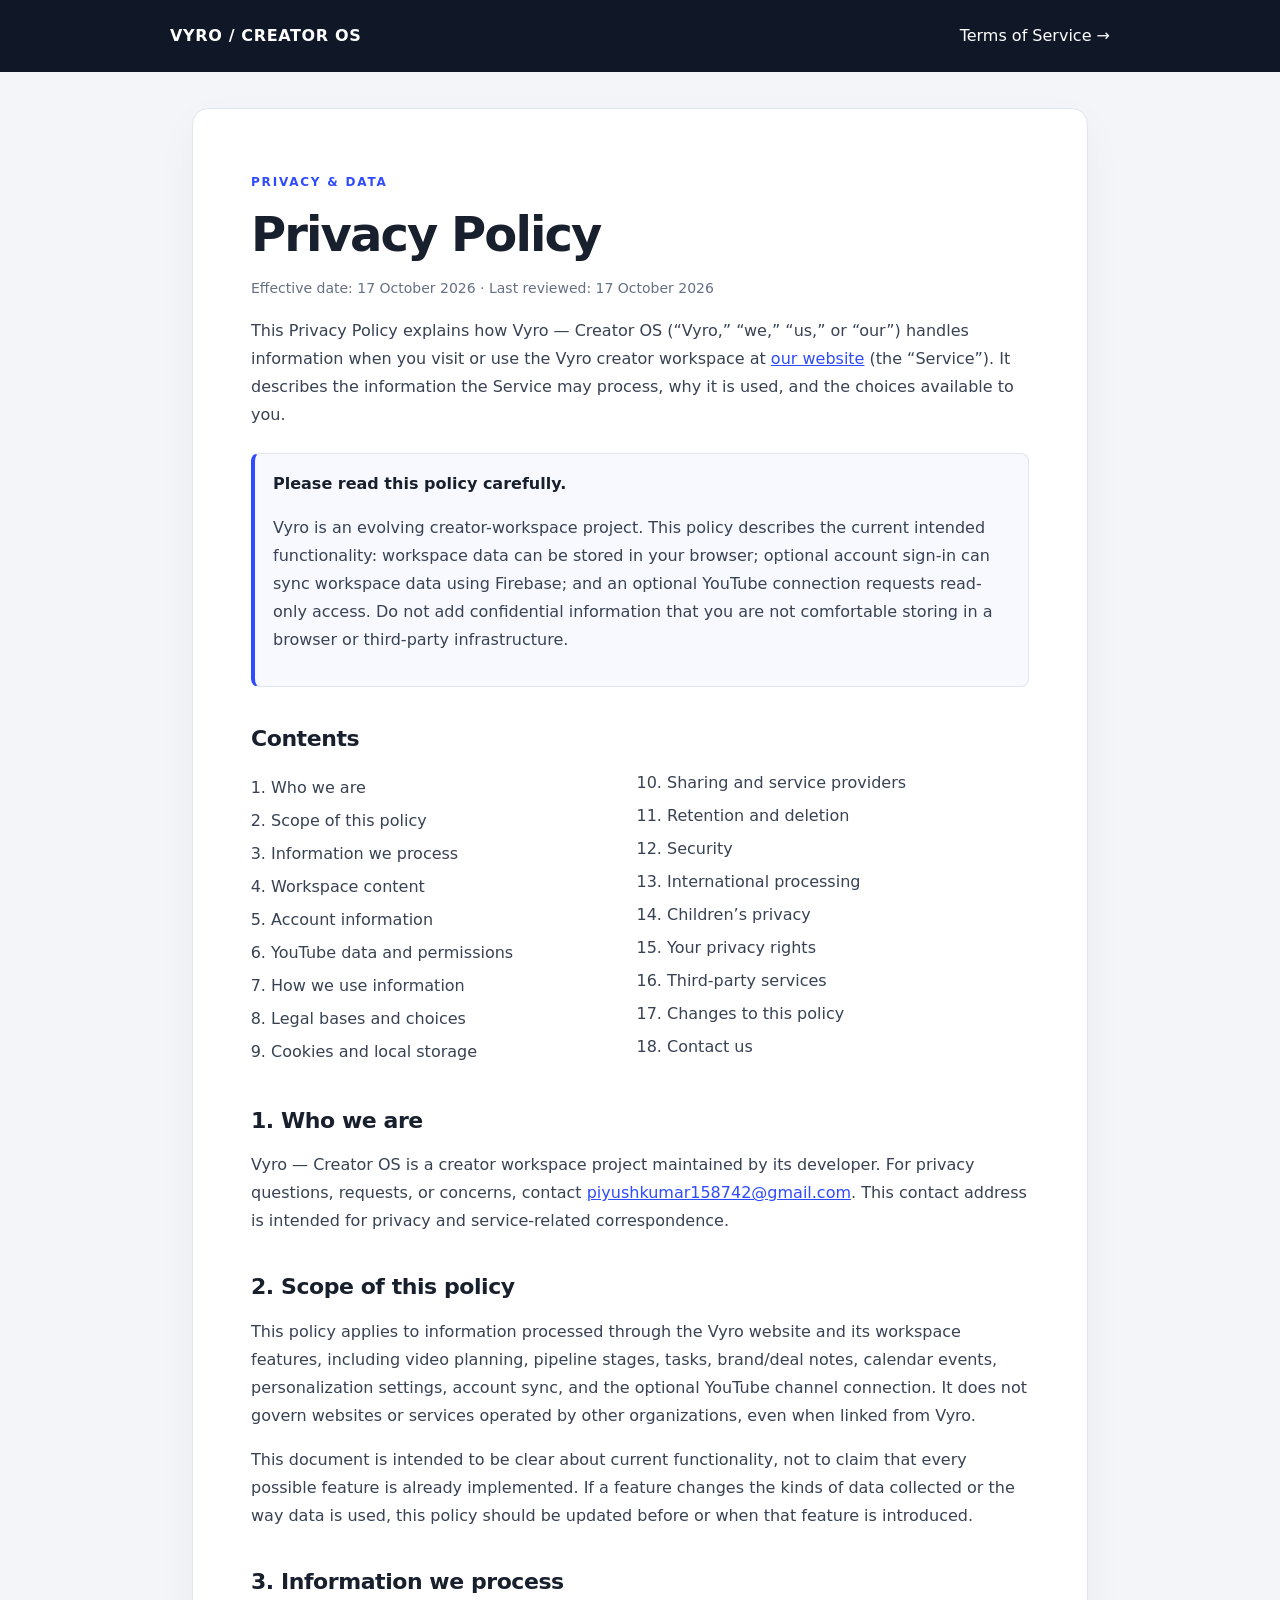
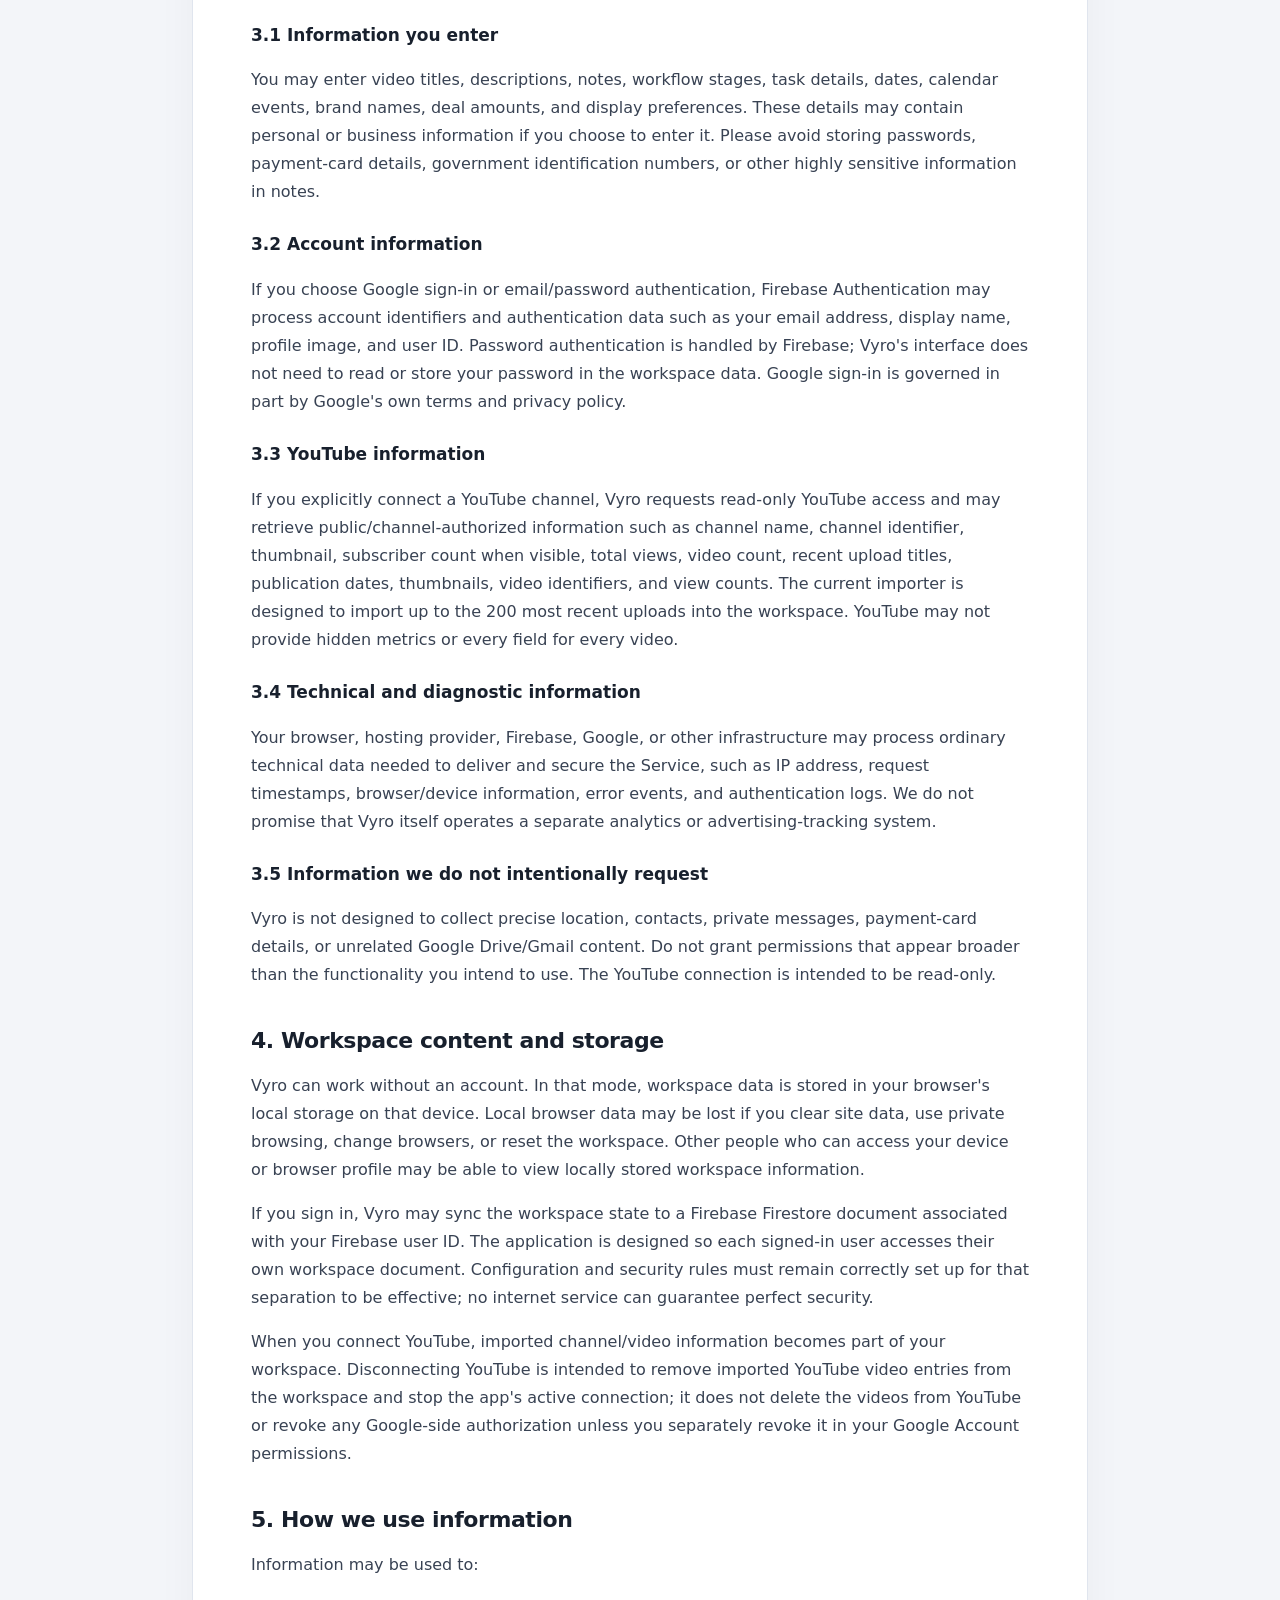
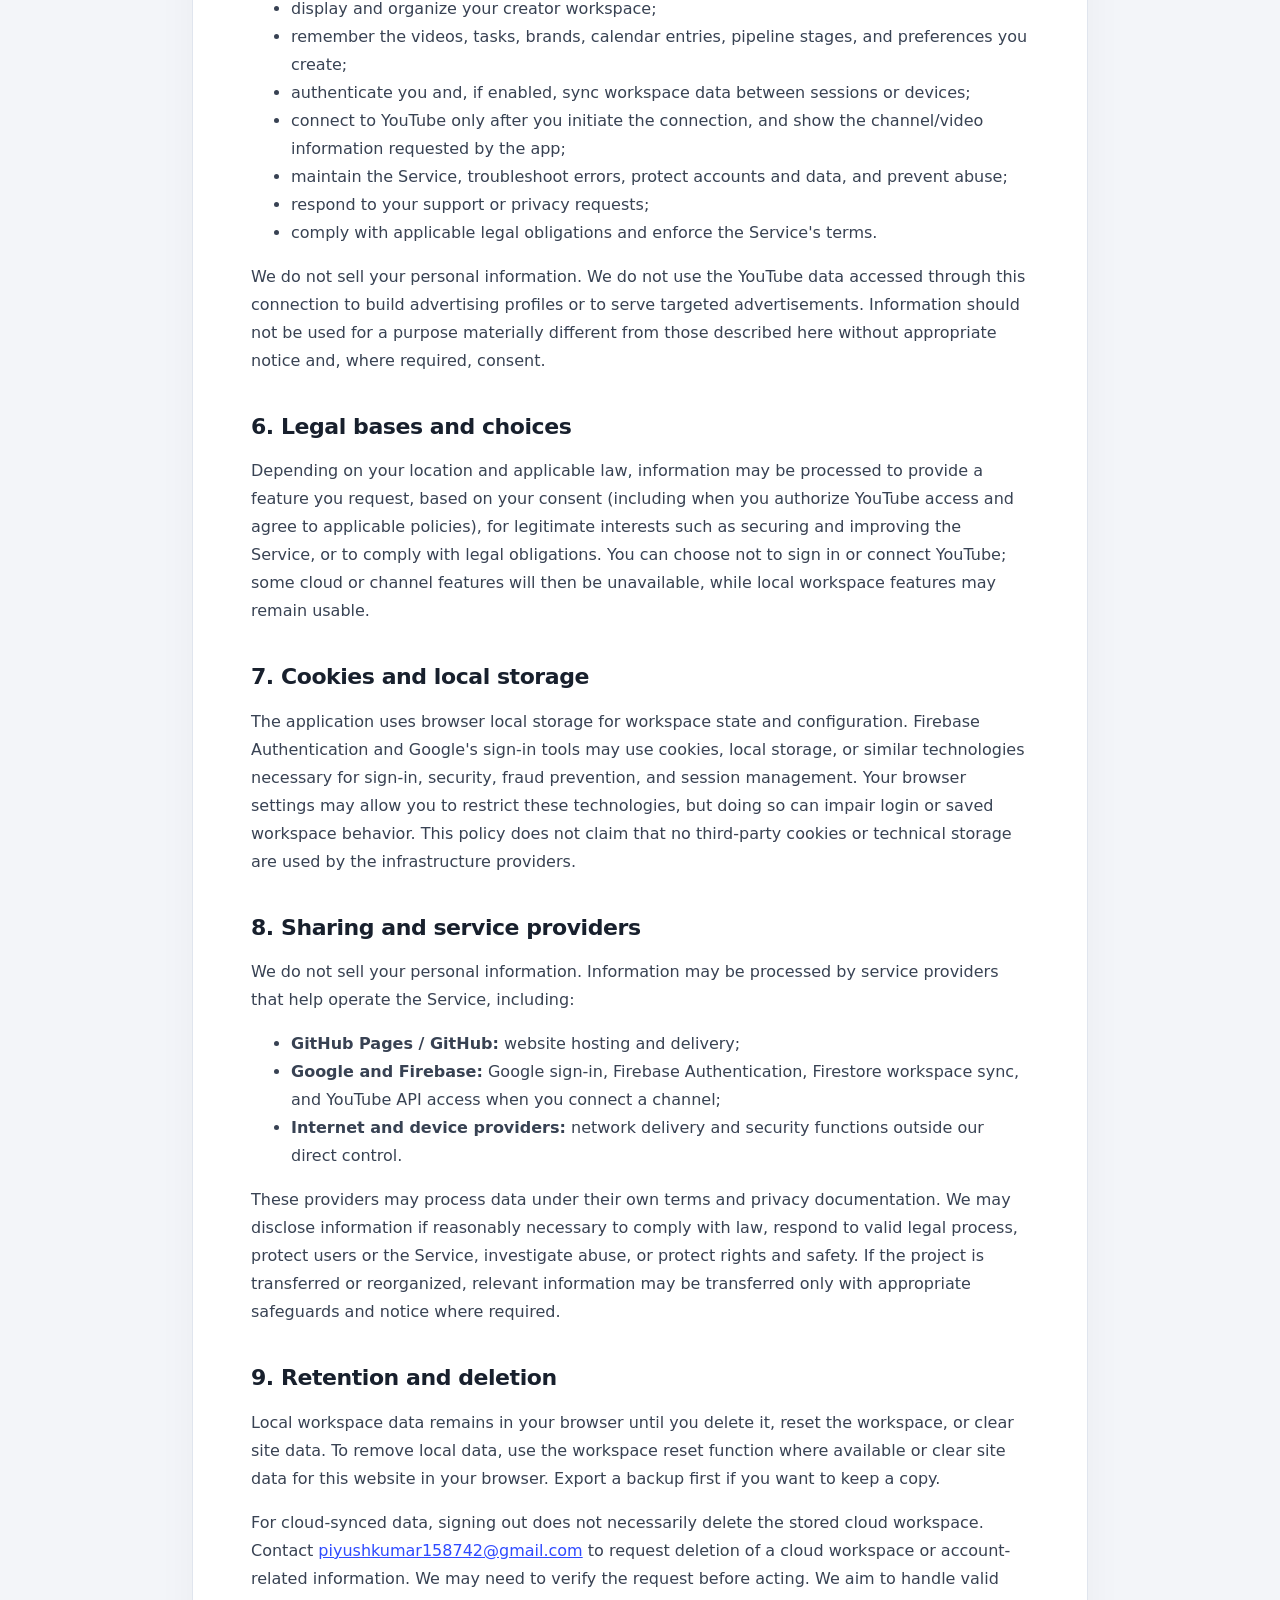
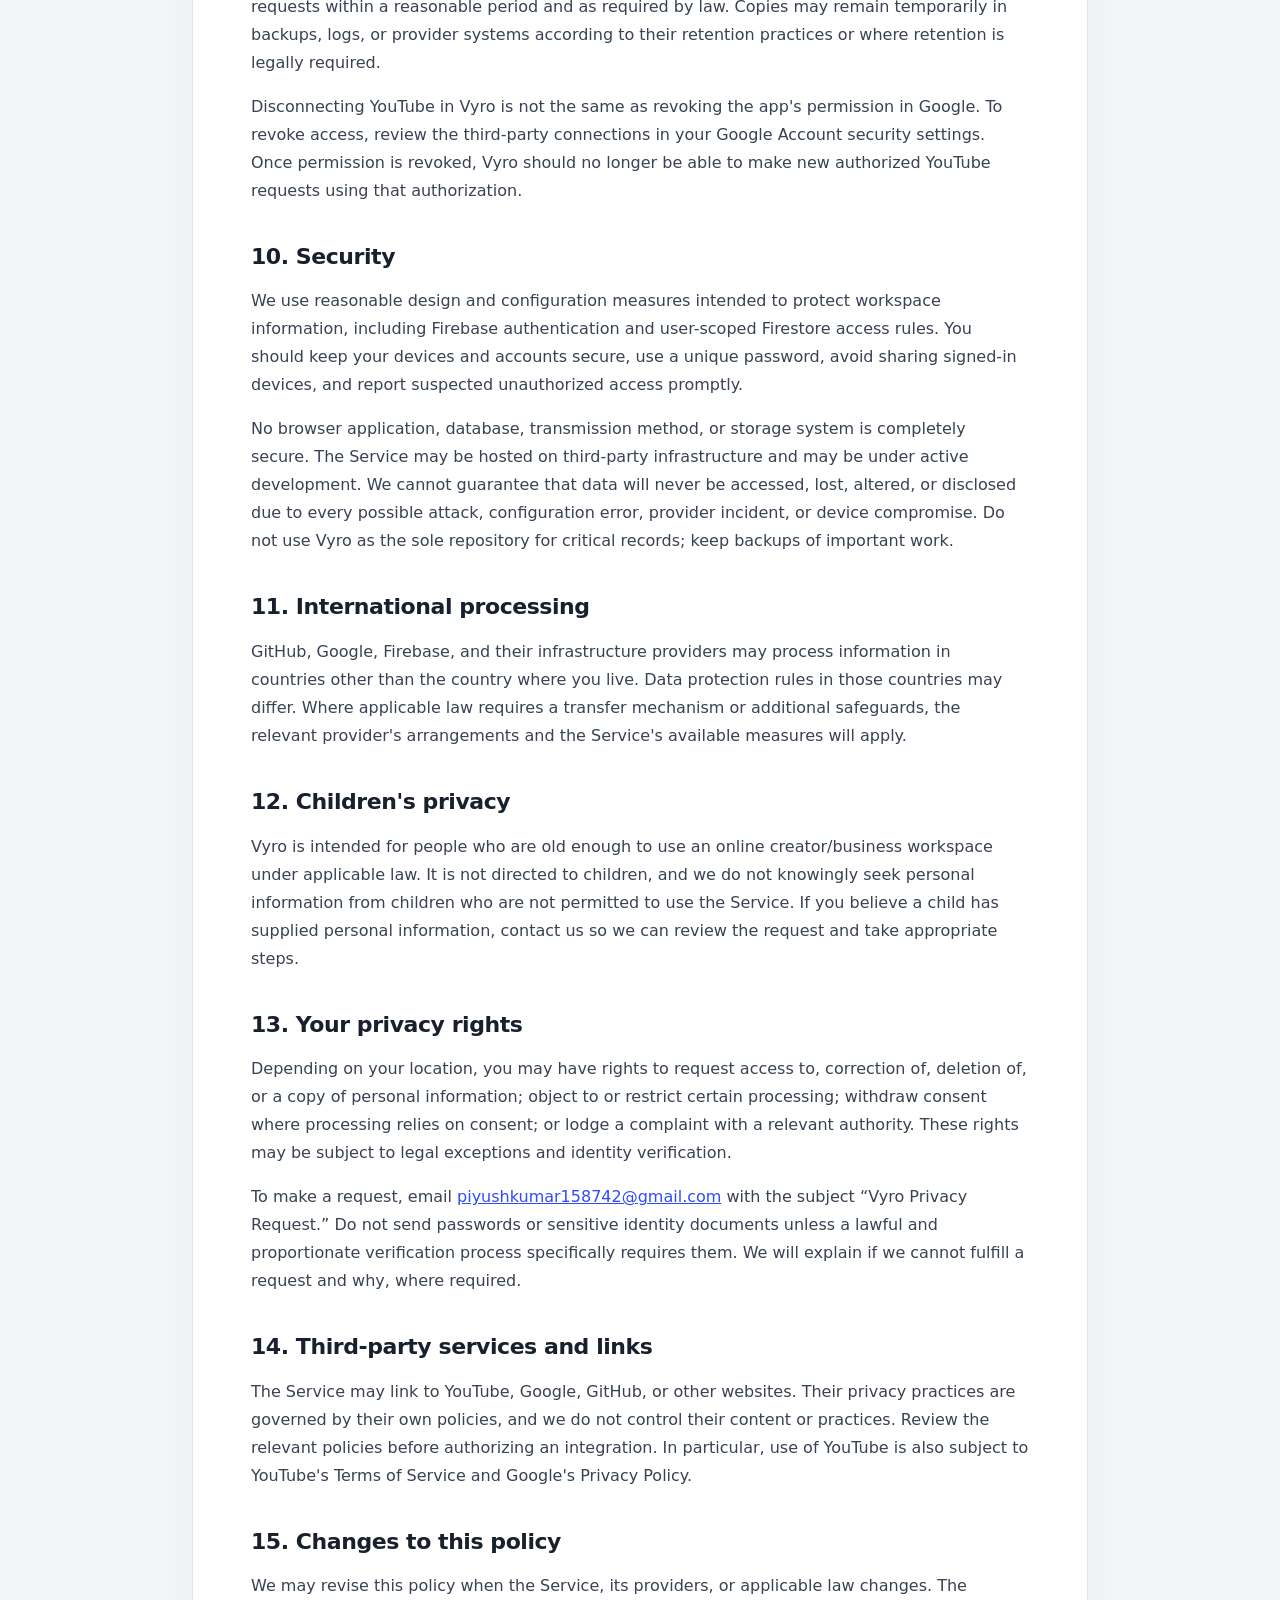
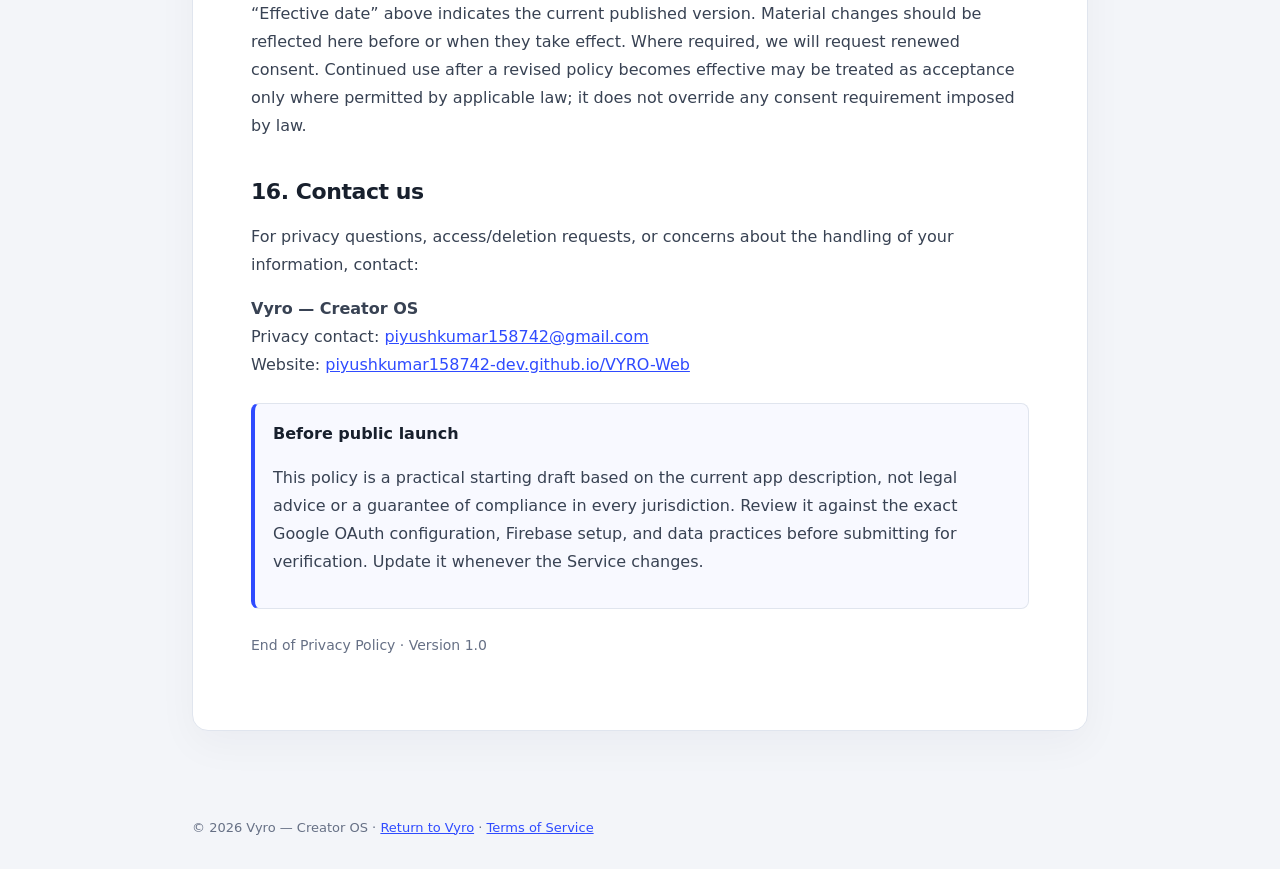
<file: privacy.html>
<!doctype html>
<html lang="en"><head><meta charset="utf-8"><meta name="viewport" content="width=device-width,initial-scale=1"><meta name="robots" content="index,follow"><meta name="description" content="Vyro Creator OS Privacy Policy: information handled by the creator workspace, account sync, and optional YouTube connection."><title>Privacy Policy — Vyro Creator OS</title><style>
:root{color-scheme:light;--bg:#f3f5f9;--paper:#fff;--ink:#18202d;--muted:#667085;--line:#e0e5ee;--blue:#2f4bff}*{box-sizing:border-box}body{margin:0;background:var(--bg);color:var(--ink);font:16px/1.75 Inter,system-ui,-apple-system,Segoe UI,sans-serif}.top{padding:22px max(22px,calc((100vw - 940px)/2));background:#101828;color:#fff;display:flex;justify-content:space-between;gap:20px;align-items:center}.brand{font-weight:800;letter-spacing:.04em}.top a{color:#fff;text-decoration:none}.wrap{max-width:940px;margin:36px auto;padding:0 22px 50px}.doc{background:var(--paper);border:1px solid var(--line);border-radius:16px;padding:clamp(24px,5vw,58px);box-shadow:0 14px 40px #1018280a}.eyebrow{color:var(--blue);font-weight:800;font-size:12px;letter-spacing:.15em;text-transform:uppercase}h1{font-size:clamp(32px,5vw,48px);line-height:1.15;letter-spacing:-.04em;margin:12px 0}h2{font-size:22px;line-height:1.3;margin:38px 0 10px;letter-spacing:-.02em}h3{font-size:17px;margin:24px 0 8px}p,li{color:#384253}a{color:var(--blue)}.meta{color:var(--muted);font-size:14px}.notice{padding:16px 18px;border:1px solid var(--line);border-left:4px solid var(--blue);background:#f8f9ff;border-radius:8px;margin:24px 0}.toc{columns:2;column-gap:34px;padding-left:20px}.toc li{break-inside:avoid;margin:5px 0}footer{max-width:940px;margin:auto;padding:0 22px 30px;color:var(--muted);font-size:13px}@media(max-width:600px){.toc{columns:1}.top{padding:18px 22px}.wrap{margin:18px auto}.doc{border-radius:10px}}
</style></head><body><header class="top"><a class="brand" href="./">VYRO / CREATOR OS</a><a href="terms.html">Terms of Service →</a></header><main class="wrap"><article class="doc"><span class="eyebrow">Privacy & data</span><h1>Privacy Policy</h1><p class="meta">Effective date: 17 October 2026 · Last reviewed: 17 October 2026</p><p>This Privacy Policy explains how Vyro — Creator OS (“Vyro,” “we,” “us,” or “our”) handles information when you visit or use the Vyro creator workspace at <a href="https://piyushkumar158742-dev.github.io/VYRO-Web/">our website</a> (the “Service”). It describes the information the Service may process, why it is used, and the choices available to you.</p><div class="notice"><strong>Please read this policy carefully.</strong><p>Vyro is an evolving creator-workspace project. This policy describes the current intended functionality: workspace data can be stored in your browser; optional account sign-in can sync workspace data using Firebase; and an optional YouTube connection requests read-only access. Do not add confidential information that you are not comfortable storing in a browser or third-party infrastructure.</p></div><h2>Contents</h2><ol class="toc"><li>Who we are</li><li>Scope of this policy</li><li>Information we process</li><li>Workspace content</li><li>Account information</li><li>YouTube data and permissions</li><li>How we use information</li><li>Legal bases and choices</li><li>Cookies and local storage</li><li>Sharing and service providers</li><li>Retention and deletion</li><li>Security</li><li>International processing</li><li>Children’s privacy</li><li>Your privacy rights</li><li>Third-party services</li><li>Changes to this policy</li><li>Contact us</li></ol>
<h2>1. Who we are</h2><p>Vyro — Creator OS is a creator workspace project maintained by its developer. For privacy questions, requests, or concerns, contact <a href="mailto:piyushkumar158742@gmail.com">piyushkumar158742@gmail.com</a>. This contact address is intended for privacy and service-related correspondence.</p>
<h2>2. Scope of this policy</h2><p>This policy applies to information processed through the Vyro website and its workspace features, including video planning, pipeline stages, tasks, brand/deal notes, calendar events, personalization settings, account sync, and the optional YouTube channel connection. It does not govern websites or services operated by other organizations, even when linked from Vyro.</p><p>This document is intended to be clear about current functionality, not to claim that every possible feature is already implemented. If a feature changes the kinds of data collected or the way data is used, this policy should be updated before or when that feature is introduced.</p>
<h2>3. Information we process</h2><h3>3.1 Information you enter</h3><p>You may enter video titles, descriptions, notes, workflow stages, task details, dates, calendar events, brand names, deal amounts, and display preferences. These details may contain personal or business information if you choose to enter it. Please avoid storing passwords, payment-card details, government identification numbers, or other highly sensitive information in notes.</p><h3>3.2 Account information</h3><p>If you choose Google sign-in or email/password authentication, Firebase Authentication may process account identifiers and authentication data such as your email address, display name, profile image, and user ID. Password authentication is handled by Firebase; Vyro's interface does not need to read or store your password in the workspace data. Google sign-in is governed in part by Google's own terms and privacy policy.</p><h3>3.3 YouTube information</h3><p>If you explicitly connect a YouTube channel, Vyro requests read-only YouTube access and may retrieve public/channel-authorized information such as channel name, channel identifier, thumbnail, subscriber count when visible, total views, video count, recent upload titles, publication dates, thumbnails, video identifiers, and view counts. The current importer is designed to import up to the 200 most recent uploads into the workspace. YouTube may not provide hidden metrics or every field for every video.</p><h3>3.4 Technical and diagnostic information</h3><p>Your browser, hosting provider, Firebase, Google, or other infrastructure may process ordinary technical data needed to deliver and secure the Service, such as IP address, request timestamps, browser/device information, error events, and authentication logs. We do not promise that Vyro itself operates a separate analytics or advertising-tracking system.</p><h3>3.5 Information we do not intentionally request</h3><p>Vyro is not designed to collect precise location, contacts, private messages, payment-card details, or unrelated Google Drive/Gmail content. Do not grant permissions that appear broader than the functionality you intend to use. The YouTube connection is intended to be read-only.</p>
<h2>4. Workspace content and storage</h2><p>Vyro can work without an account. In that mode, workspace data is stored in your browser's local storage on that device. Local browser data may be lost if you clear site data, use private browsing, change browsers, or reset the workspace. Other people who can access your device or browser profile may be able to view locally stored workspace information.</p><p>If you sign in, Vyro may sync the workspace state to a Firebase Firestore document associated with your Firebase user ID. The application is designed so each signed-in user accesses their own workspace document. Configuration and security rules must remain correctly set up for that separation to be effective; no internet service can guarantee perfect security.</p><p>When you connect YouTube, imported channel/video information becomes part of your workspace. Disconnecting YouTube is intended to remove imported YouTube video entries from the workspace and stop the app's active connection; it does not delete the videos from YouTube or revoke any Google-side authorization unless you separately revoke it in your Google Account permissions.</p>
<h2>5. How we use information</h2><p>Information may be used to:</p><ul><li>display and organize your creator workspace;</li><li>remember the videos, tasks, brands, calendar entries, pipeline stages, and preferences you create;</li><li>authenticate you and, if enabled, sync workspace data between sessions or devices;</li><li>connect to YouTube only after you initiate the connection, and show the channel/video information requested by the app;</li><li>maintain the Service, troubleshoot errors, protect accounts and data, and prevent abuse;</li><li>respond to your support or privacy requests;</li><li>comply with applicable legal obligations and enforce the Service's terms.</li></ul><p>We do not sell your personal information. We do not use the YouTube data accessed through this connection to build advertising profiles or to serve targeted advertisements. Information should not be used for a purpose materially different from those described here without appropriate notice and, where required, consent.</p>
<h2>6. Legal bases and choices</h2><p>Depending on your location and applicable law, information may be processed to provide a feature you request, based on your consent (including when you authorize YouTube access and agree to applicable policies), for legitimate interests such as securing and improving the Service, or to comply with legal obligations. You can choose not to sign in or connect YouTube; some cloud or channel features will then be unavailable, while local workspace features may remain usable.</p>
<h2>7. Cookies and local storage</h2><p>The application uses browser local storage for workspace state and configuration. Firebase Authentication and Google's sign-in tools may use cookies, local storage, or similar technologies necessary for sign-in, security, fraud prevention, and session management. Your browser settings may allow you to restrict these technologies, but doing so can impair login or saved workspace behavior. This policy does not claim that no third-party cookies or technical storage are used by the infrastructure providers.</p>
<h2>8. Sharing and service providers</h2><p>We do not sell your personal information. Information may be processed by service providers that help operate the Service, including:</p><ul><li><strong>GitHub Pages / GitHub:</strong> website hosting and delivery;</li><li><strong>Google and Firebase:</strong> Google sign-in, Firebase Authentication, Firestore workspace sync, and YouTube API access when you connect a channel;</li><li><strong>Internet and device providers:</strong> network delivery and security functions outside our direct control.</li></ul><p>These providers may process data under their own terms and privacy documentation. We may disclose information if reasonably necessary to comply with law, respond to valid legal process, protect users or the Service, investigate abuse, or protect rights and safety. If the project is transferred or reorganized, relevant information may be transferred only with appropriate safeguards and notice where required.</p>
<h2>9. Retention and deletion</h2><p>Local workspace data remains in your browser until you delete it, reset the workspace, or clear site data. To remove local data, use the workspace reset function where available or clear site data for this website in your browser. Export a backup first if you want to keep a copy.</p><p>For cloud-synced data, signing out does not necessarily delete the stored cloud workspace. Contact <a href="mailto:piyushkumar158742@gmail.com">piyushkumar158742@gmail.com</a> to request deletion of a cloud workspace or account-related information. We may need to verify the request before acting. We aim to handle valid requests within a reasonable period and as required by law. Copies may remain temporarily in backups, logs, or provider systems according to their retention practices or where retention is legally required.</p><p>Disconnecting YouTube in Vyro is not the same as revoking the app's permission in Google. To revoke access, review the third-party connections in your Google Account security settings. Once permission is revoked, Vyro should no longer be able to make new authorized YouTube requests using that authorization.</p>
<h2>10. Security</h2><p>We use reasonable design and configuration measures intended to protect workspace information, including Firebase authentication and user-scoped Firestore access rules. You should keep your devices and accounts secure, use a unique password, avoid sharing signed-in devices, and report suspected unauthorized access promptly.</p><p>No browser application, database, transmission method, or storage system is completely secure. The Service may be hosted on third-party infrastructure and may be under active development. We cannot guarantee that data will never be accessed, lost, altered, or disclosed due to every possible attack, configuration error, provider incident, or device compromise. Do not use Vyro as the sole repository for critical records; keep backups of important work.</p>
<h2>11. International processing</h2><p>GitHub, Google, Firebase, and their infrastructure providers may process information in countries other than the country where you live. Data protection rules in those countries may differ. Where applicable law requires a transfer mechanism or additional safeguards, the relevant provider's arrangements and the Service's available measures will apply.</p>
<h2>12. Children's privacy</h2><p>Vyro is intended for people who are old enough to use an online creator/business workspace under applicable law. It is not directed to children, and we do not knowingly seek personal information from children who are not permitted to use the Service. If you believe a child has supplied personal information, contact us so we can review the request and take appropriate steps.</p>
<h2>13. Your privacy rights</h2><p>Depending on your location, you may have rights to request access to, correction of, deletion of, or a copy of personal information; object to or restrict certain processing; withdraw consent where processing relies on consent; or lodge a complaint with a relevant authority. These rights may be subject to legal exceptions and identity verification.</p><p>To make a request, email <a href="mailto:piyushkumar158742@gmail.com">piyushkumar158742@gmail.com</a> with the subject “Vyro Privacy Request.” Do not send passwords or sensitive identity documents unless a lawful and proportionate verification process specifically requires them. We will explain if we cannot fulfill a request and why, where required.</p>
<h2>14. Third-party services and links</h2><p>The Service may link to YouTube, Google, GitHub, or other websites. Their privacy practices are governed by their own policies, and we do not control their content or practices. Review the relevant policies before authorizing an integration. In particular, use of YouTube is also subject to YouTube's Terms of Service and Google's Privacy Policy.</p>
<h2>15. Changes to this policy</h2><p>We may revise this policy when the Service, its providers, or applicable law changes. The “Effective date” above indicates the current published version. Material changes should be reflected here before or when they take effect. Where required, we will request renewed consent. Continued use after a revised policy becomes effective may be treated as acceptance only where permitted by applicable law; it does not override any consent requirement imposed by law.</p>
<h2>16. Contact us</h2><p>For privacy questions, access/deletion requests, or concerns about the handling of your information, contact:</p><p><strong>Vyro — Creator OS</strong><br>Privacy contact: <a href="mailto:piyushkumar158742@gmail.com">piyushkumar158742@gmail.com</a><br>Website: <a href="https://piyushkumar158742-dev.github.io/VYRO-Web/">piyushkumar158742-dev.github.io/VYRO-Web</a></p><div class="notice"><strong>Before public launch</strong><p>This policy is a practical starting draft based on the current app description, not legal advice or a guarantee of compliance in every jurisdiction. Review it against the exact Google OAuth configuration, Firebase setup, and data practices before submitting for verification. Update it whenever the Service changes.</p></div><p class="meta">End of Privacy Policy · Version 1.0</p></article></main><footer>© 2026 Vyro — Creator OS · <a href="./">Return to Vyro</a> · <a href="terms.html">Terms of Service</a></footer></body></html>
</file>
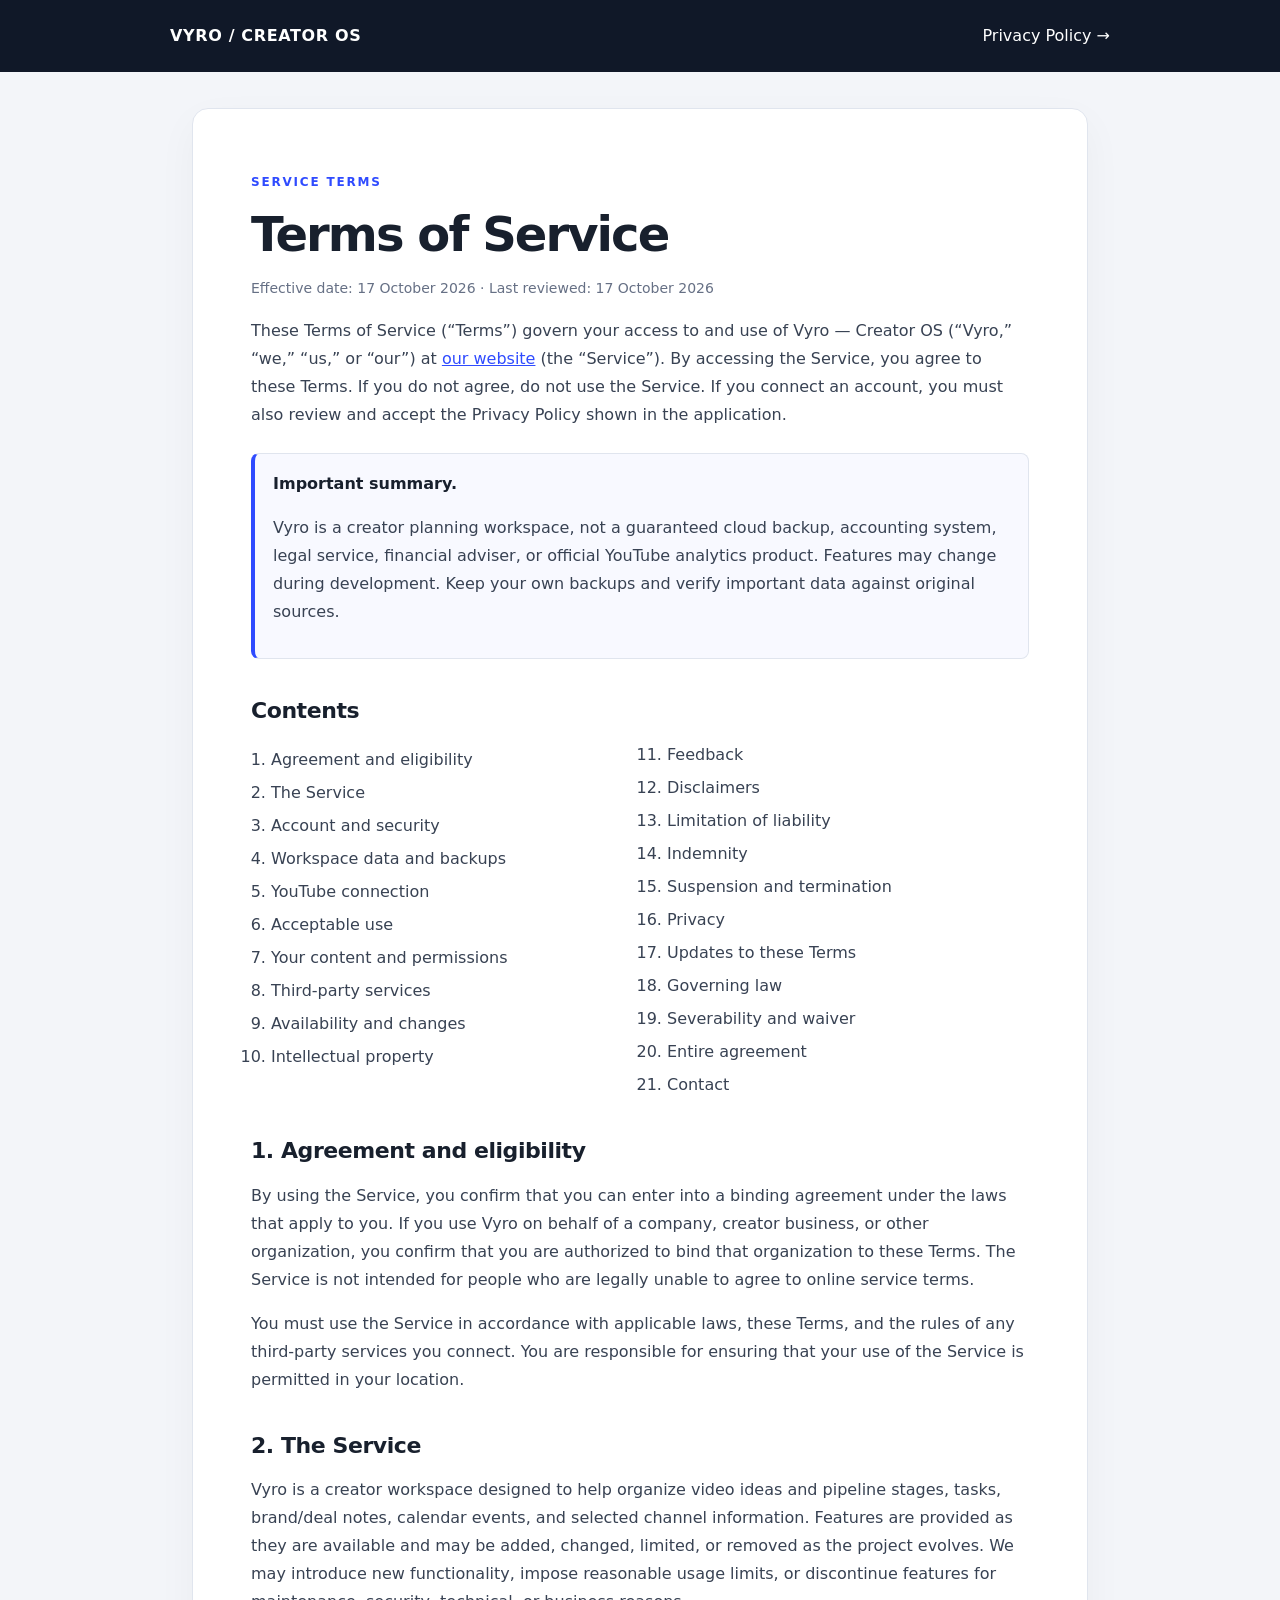
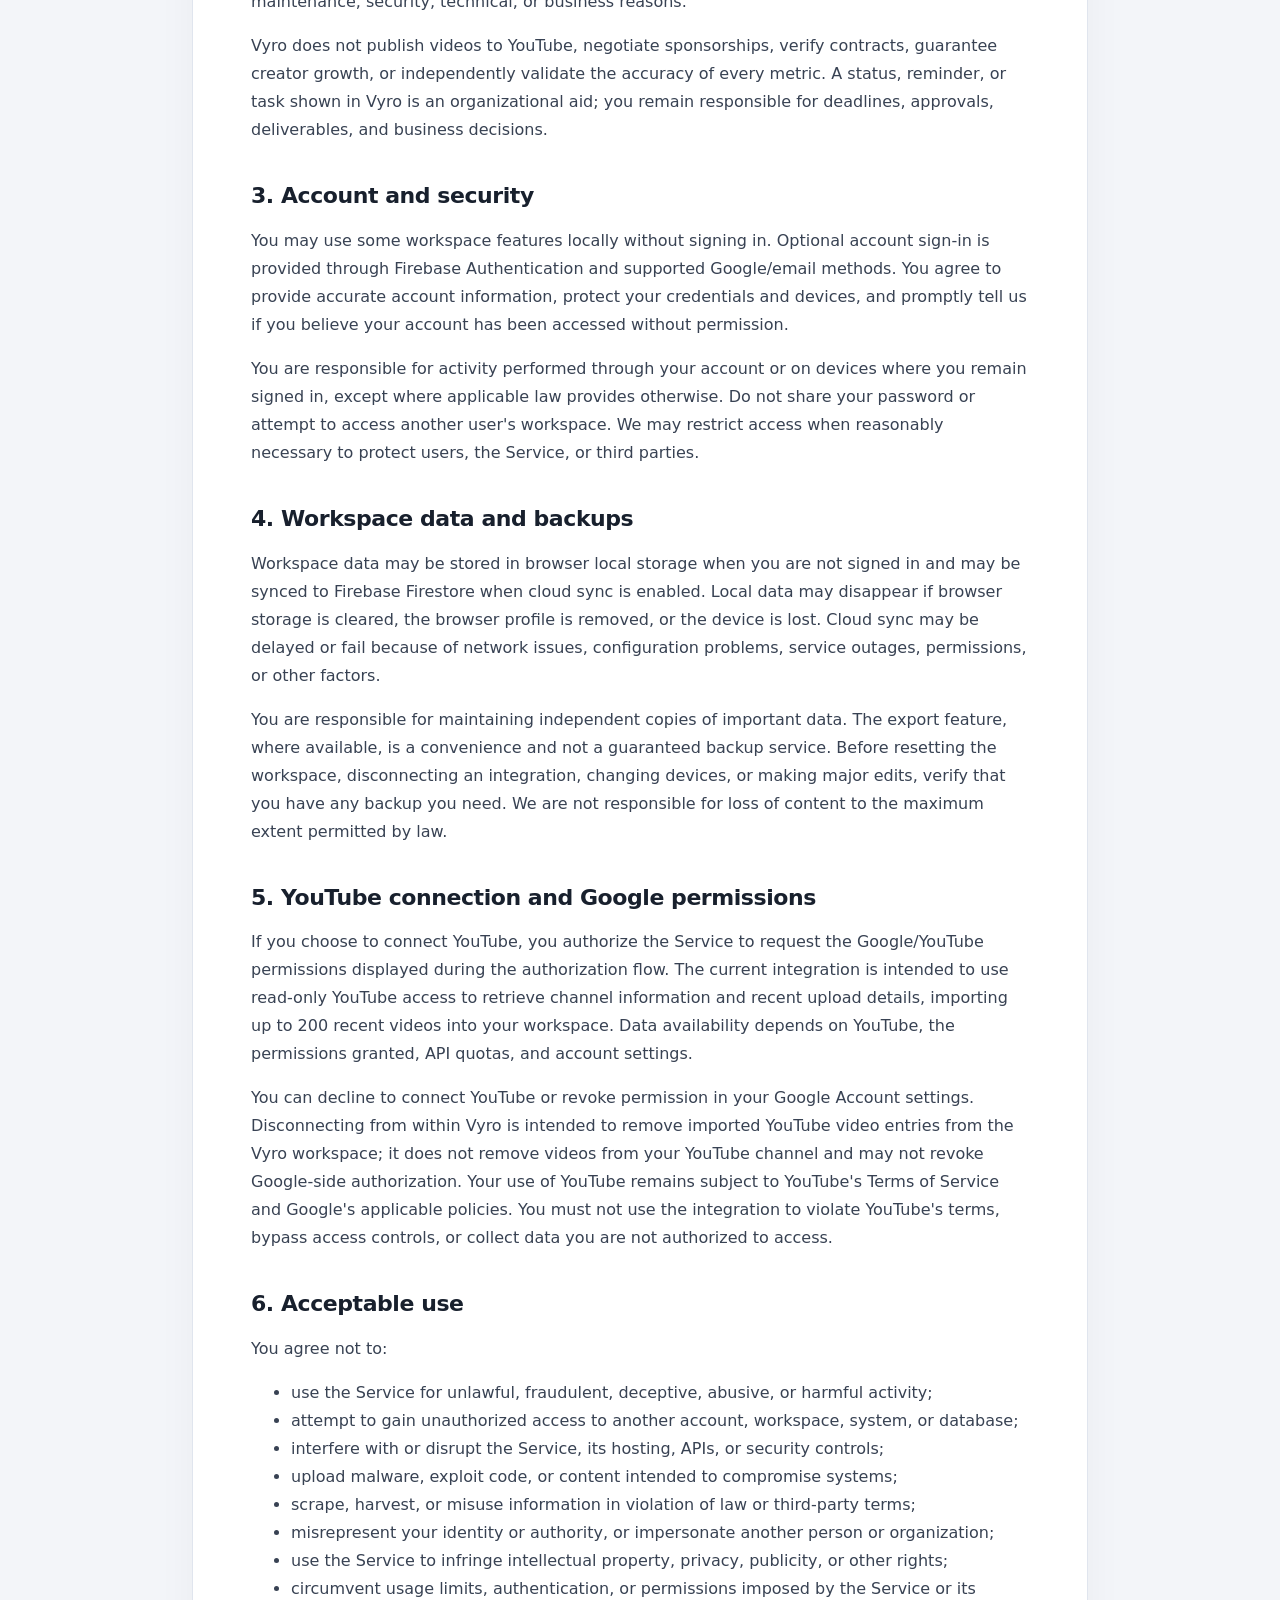
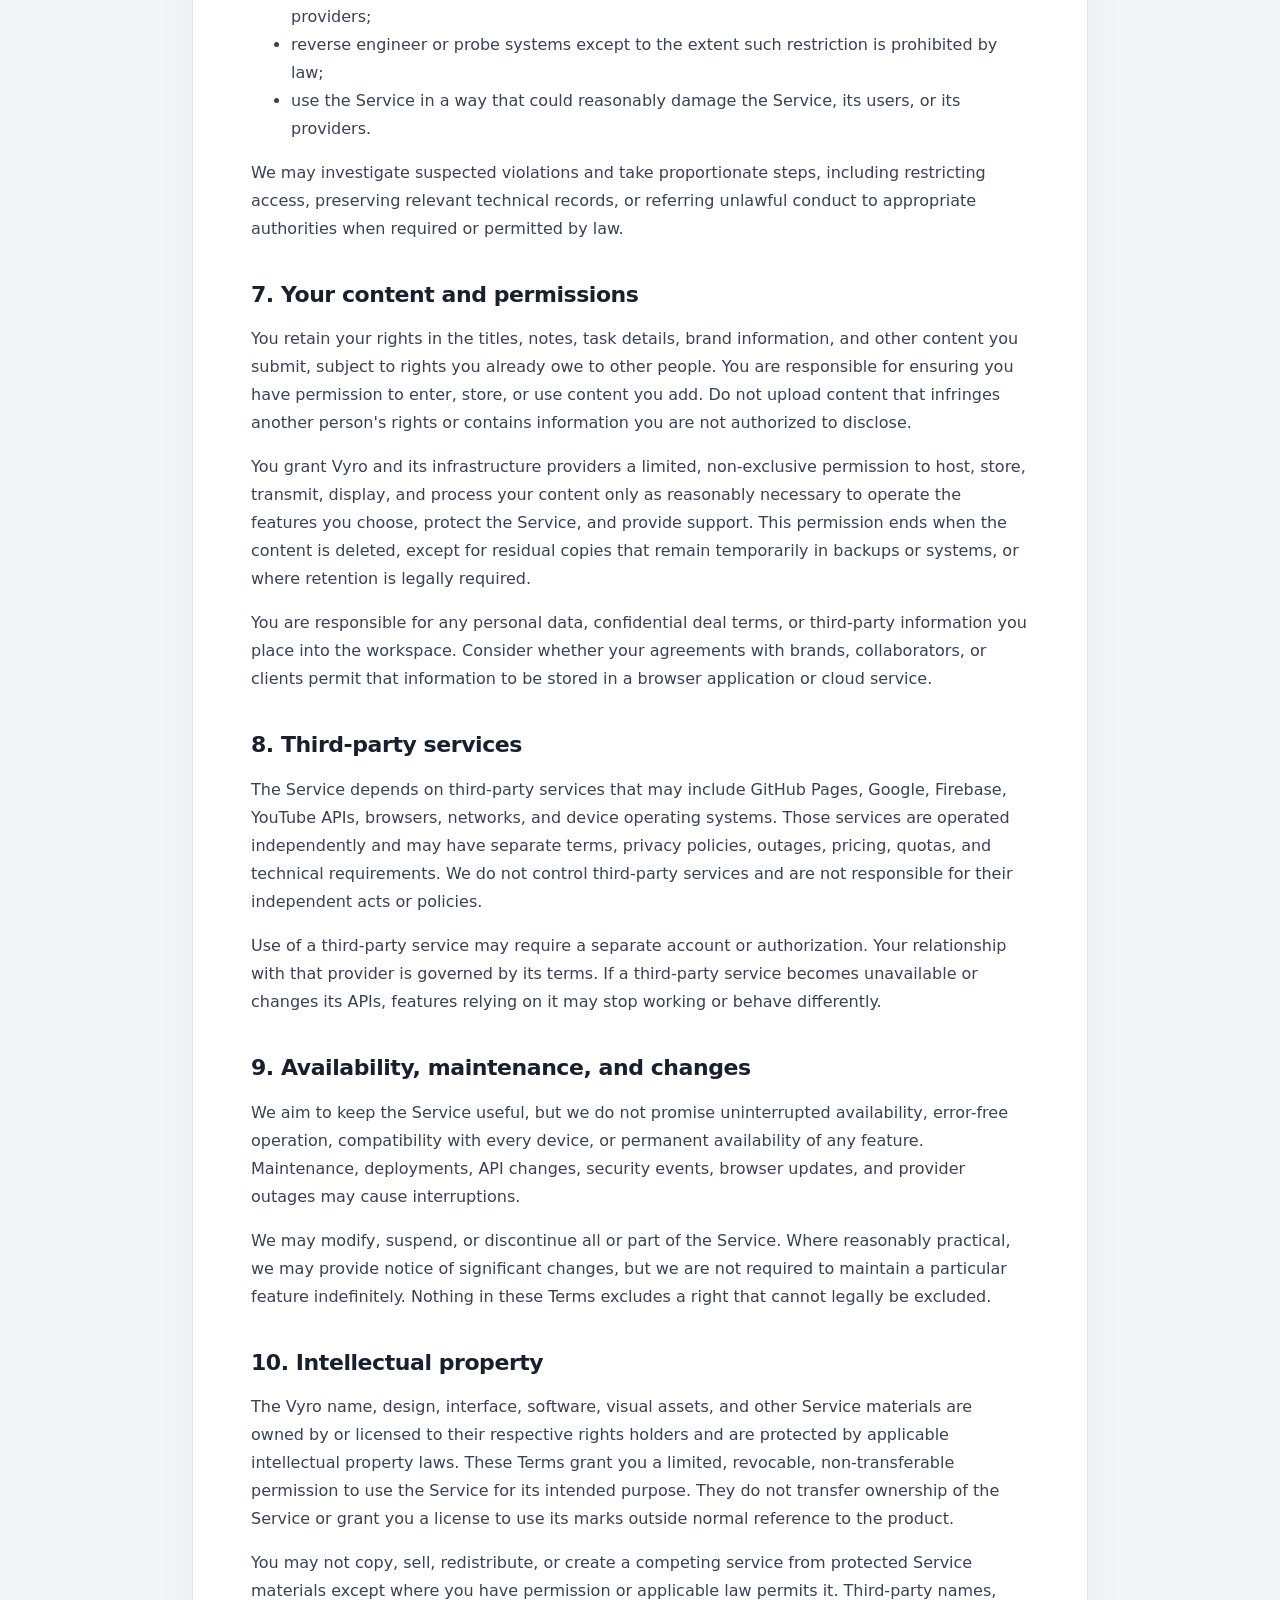
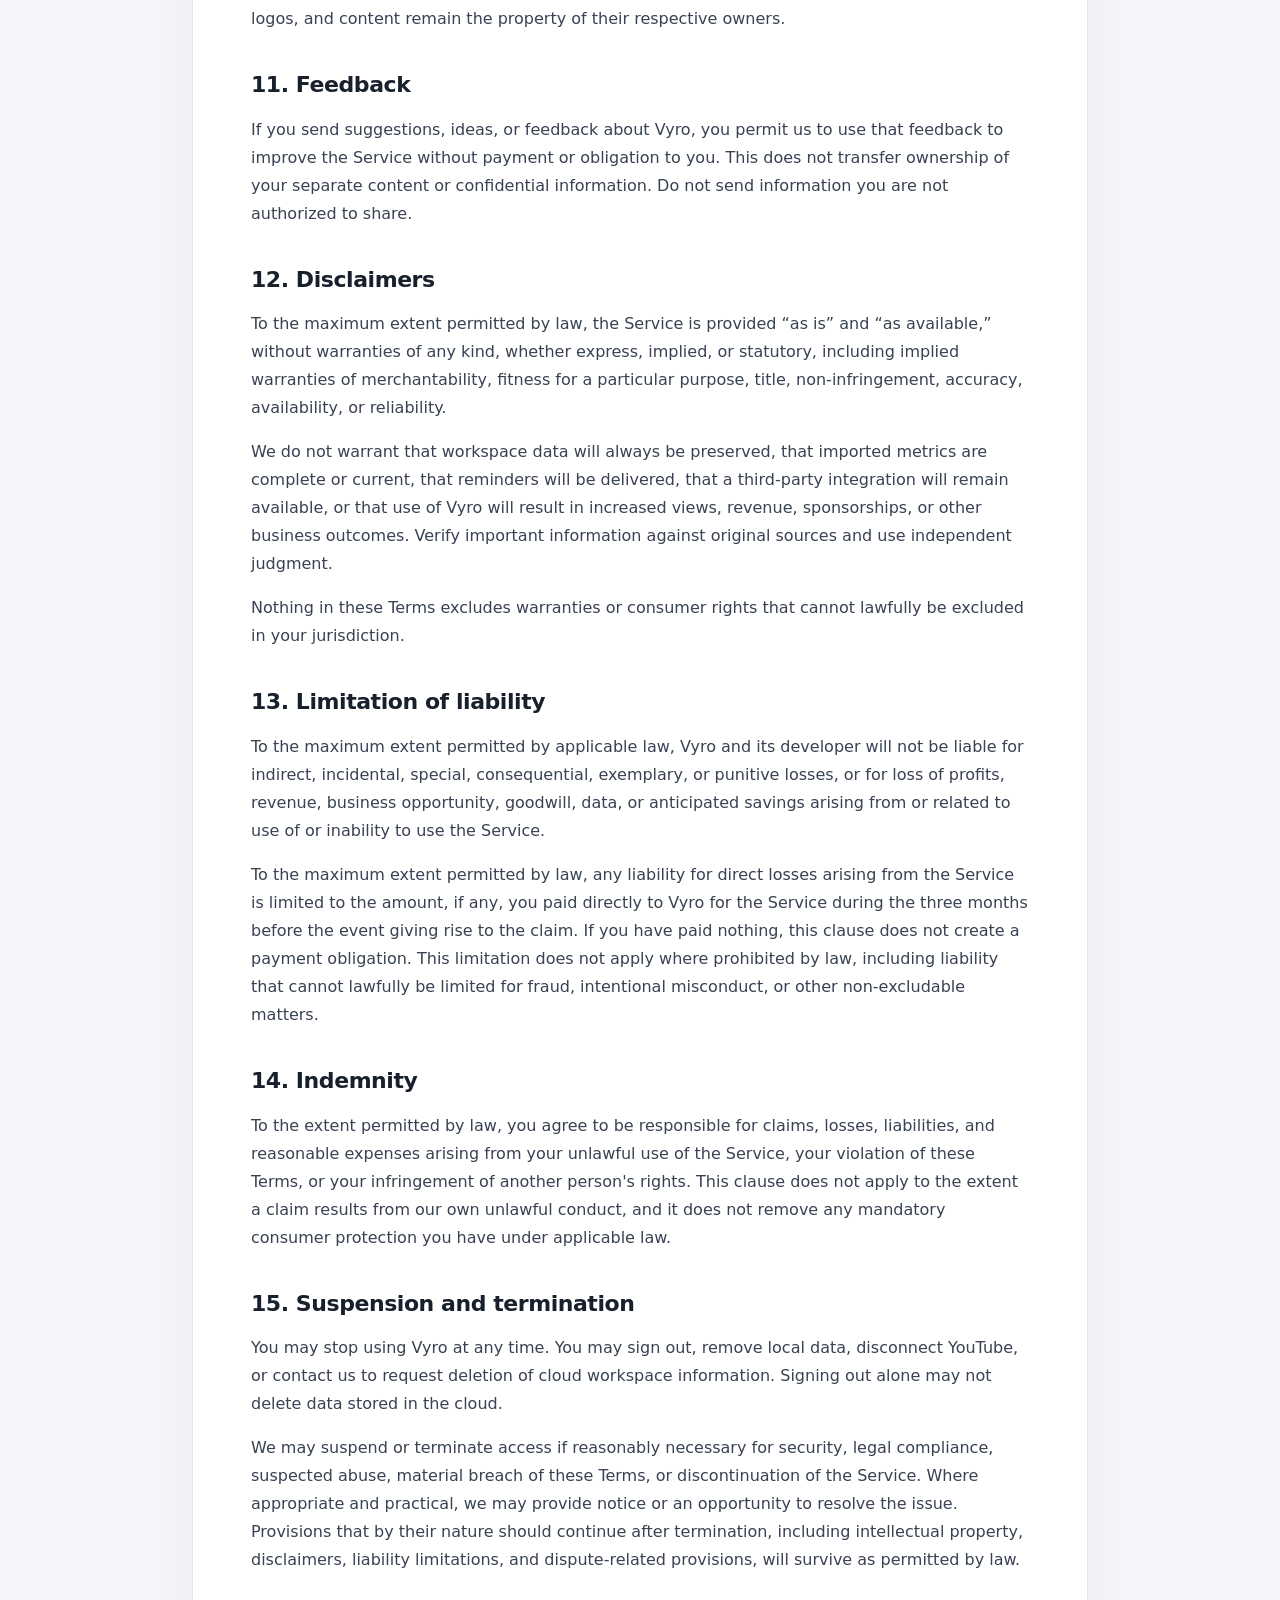
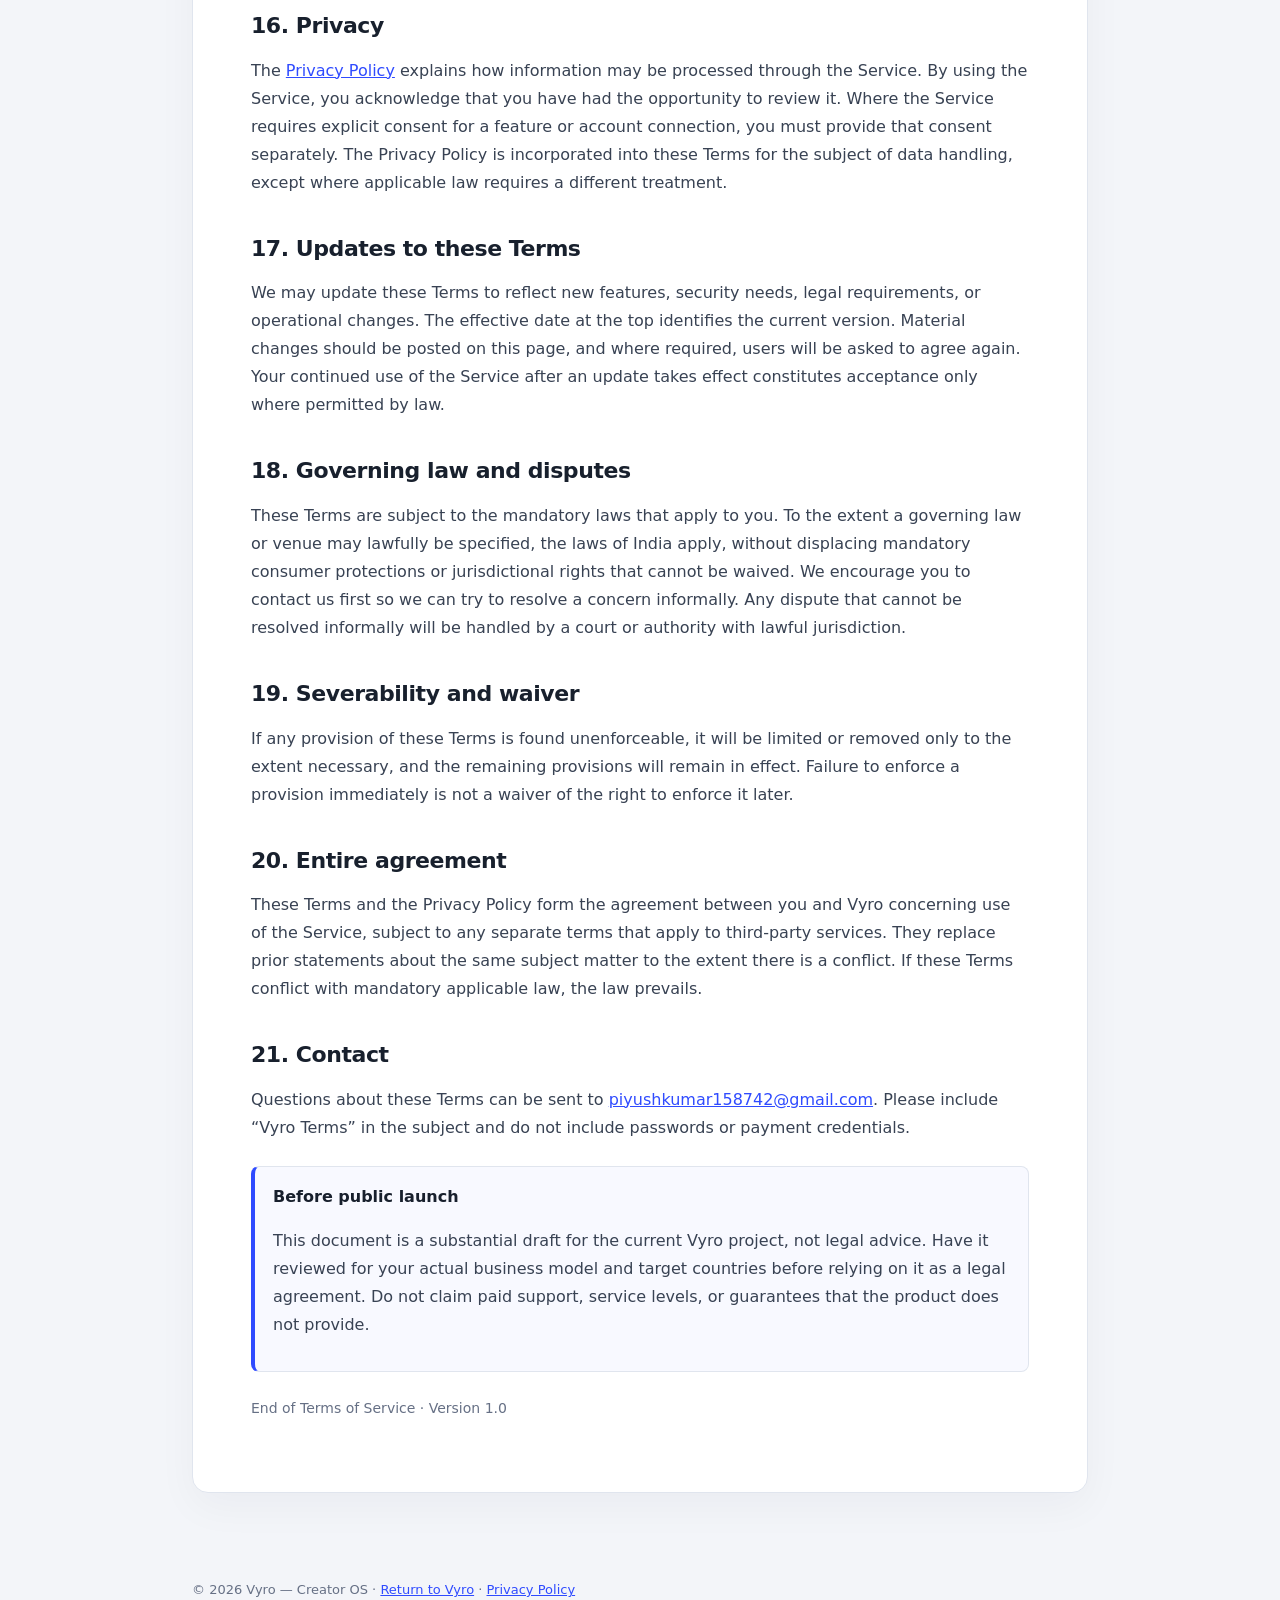
<file: terms.html>
<!doctype html>
<html lang="en"><head><meta charset="utf-8"><meta name="viewport" content="width=device-width,initial-scale=1"><meta name="robots" content="index,follow"><meta name="description" content="Terms of Service for Vyro Creator OS, a creator workspace for planning videos, tasks, deals, and schedules."><title>Terms of Service — Vyro Creator OS</title><style>
:root{color-scheme:light;--bg:#f3f5f9;--paper:#fff;--ink:#18202d;--muted:#667085;--line:#e0e5ee;--blue:#2f4bff}*{box-sizing:border-box}body{margin:0;background:var(--bg);color:var(--ink);font:16px/1.75 Inter,system-ui,-apple-system,Segoe UI,sans-serif}.top{padding:22px max(22px,calc((100vw - 940px)/2));background:#101828;color:#fff;display:flex;justify-content:space-between;gap:20px;align-items:center}.brand{font-weight:800;letter-spacing:.04em}.top a{color:#fff;text-decoration:none}.wrap{max-width:940px;margin:36px auto;padding:0 22px 50px}.doc{background:var(--paper);border:1px solid var(--line);border-radius:16px;padding:clamp(24px,5vw,58px);box-shadow:0 14px 40px #1018280a}.eyebrow{color:var(--blue);font-weight:800;font-size:12px;letter-spacing:.15em;text-transform:uppercase}h1{font-size:clamp(32px,5vw,48px);line-height:1.15;letter-spacing:-.04em;margin:12px 0}h2{font-size:22px;line-height:1.3;margin:38px 0 10px;letter-spacing:-.02em}h3{font-size:17px;margin:24px 0 8px}p,li{color:#384253}a{color:var(--blue)}.meta{color:var(--muted);font-size:14px}.notice{padding:16px 18px;border:1px solid var(--line);border-left:4px solid var(--blue);background:#f8f9ff;border-radius:8px;margin:24px 0}.toc{columns:2;column-gap:34px;padding-left:20px}.toc li{break-inside:avoid;margin:5px 0}footer{max-width:940px;margin:auto;padding:0 22px 30px;color:var(--muted);font-size:13px}@media(max-width:600px){.toc{columns:1}.top{padding:18px 22px}.wrap{margin:18px auto}.doc{border-radius:10px}}
</style></head><body><header class="top"><a class="brand" href="./">VYRO / CREATOR OS</a><a href="privacy.html">Privacy Policy →</a></header><main class="wrap"><article class="doc"><span class="eyebrow">Service terms</span><h1>Terms of Service</h1><p class="meta">Effective date: 17 October 2026 · Last reviewed: 17 October 2026</p><p>These Terms of Service (“Terms”) govern your access to and use of Vyro — Creator OS (“Vyro,” “we,” “us,” or “our”) at <a href="https://piyushkumar158742-dev.github.io/VYRO-Web/">our website</a> (the “Service”). By accessing the Service, you agree to these Terms. If you do not agree, do not use the Service. If you connect an account, you must also review and accept the Privacy Policy shown in the application.</p><div class="notice"><strong>Important summary.</strong><p>Vyro is a creator planning workspace, not a guaranteed cloud backup, accounting system, legal service, financial adviser, or official YouTube analytics product. Features may change during development. Keep your own backups and verify important data against original sources.</p></div><h2>Contents</h2><ol class="toc"><li>Agreement and eligibility</li><li>The Service</li><li>Account and security</li><li>Workspace data and backups</li><li>YouTube connection</li><li>Acceptable use</li><li>Your content and permissions</li><li>Third-party services</li><li>Availability and changes</li><li>Intellectual property</li><li>Feedback</li><li>Disclaimers</li><li>Limitation of liability</li><li>Indemnity</li><li>Suspension and termination</li><li>Privacy</li><li>Updates to these Terms</li><li>Governing law</li><li>Severability and waiver</li><li>Entire agreement</li><li>Contact</li></ol>
<h2>1. Agreement and eligibility</h2><p>By using the Service, you confirm that you can enter into a binding agreement under the laws that apply to you. If you use Vyro on behalf of a company, creator business, or other organization, you confirm that you are authorized to bind that organization to these Terms. The Service is not intended for people who are legally unable to agree to online service terms.</p><p>You must use the Service in accordance with applicable laws, these Terms, and the rules of any third-party services you connect. You are responsible for ensuring that your use of the Service is permitted in your location.</p>
<h2>2. The Service</h2><p>Vyro is a creator workspace designed to help organize video ideas and pipeline stages, tasks, brand/deal notes, calendar events, and selected channel information. Features are provided as they are available and may be added, changed, limited, or removed as the project evolves. We may introduce new functionality, impose reasonable usage limits, or discontinue features for maintenance, security, technical, or business reasons.</p><p>Vyro does not publish videos to YouTube, negotiate sponsorships, verify contracts, guarantee creator growth, or independently validate the accuracy of every metric. A status, reminder, or task shown in Vyro is an organizational aid; you remain responsible for deadlines, approvals, deliverables, and business decisions.</p>
<h2>3. Account and security</h2><p>You may use some workspace features locally without signing in. Optional account sign-in is provided through Firebase Authentication and supported Google/email methods. You agree to provide accurate account information, protect your credentials and devices, and promptly tell us if you believe your account has been accessed without permission.</p><p>You are responsible for activity performed through your account or on devices where you remain signed in, except where applicable law provides otherwise. Do not share your password or attempt to access another user's workspace. We may restrict access when reasonably necessary to protect users, the Service, or third parties.</p>
<h2>4. Workspace data and backups</h2><p>Workspace data may be stored in browser local storage when you are not signed in and may be synced to Firebase Firestore when cloud sync is enabled. Local data may disappear if browser storage is cleared, the browser profile is removed, or the device is lost. Cloud sync may be delayed or fail because of network issues, configuration problems, service outages, permissions, or other factors.</p><p>You are responsible for maintaining independent copies of important data. The export feature, where available, is a convenience and not a guaranteed backup service. Before resetting the workspace, disconnecting an integration, changing devices, or making major edits, verify that you have any backup you need. We are not responsible for loss of content to the maximum extent permitted by law.</p>
<h2>5. YouTube connection and Google permissions</h2><p>If you choose to connect YouTube, you authorize the Service to request the Google/YouTube permissions displayed during the authorization flow. The current integration is intended to use read-only YouTube access to retrieve channel information and recent upload details, importing up to 200 recent videos into your workspace. Data availability depends on YouTube, the permissions granted, API quotas, and account settings.</p><p>You can decline to connect YouTube or revoke permission in your Google Account settings. Disconnecting from within Vyro is intended to remove imported YouTube video entries from the Vyro workspace; it does not remove videos from your YouTube channel and may not revoke Google-side authorization. Your use of YouTube remains subject to YouTube's Terms of Service and Google's applicable policies. You must not use the integration to violate YouTube's terms, bypass access controls, or collect data you are not authorized to access.</p>
<h2>6. Acceptable use</h2><p>You agree not to:</p><ul><li>use the Service for unlawful, fraudulent, deceptive, abusive, or harmful activity;</li><li>attempt to gain unauthorized access to another account, workspace, system, or database;</li><li>interfere with or disrupt the Service, its hosting, APIs, or security controls;</li><li>upload malware, exploit code, or content intended to compromise systems;</li><li>scrape, harvest, or misuse information in violation of law or third-party terms;</li><li>misrepresent your identity or authority, or impersonate another person or organization;</li><li>use the Service to infringe intellectual property, privacy, publicity, or other rights;</li><li>circumvent usage limits, authentication, or permissions imposed by the Service or its providers;</li><li>reverse engineer or probe systems except to the extent such restriction is prohibited by law;</li><li>use the Service in a way that could reasonably damage the Service, its users, or its providers.</li></ul><p>We may investigate suspected violations and take proportionate steps, including restricting access, preserving relevant technical records, or referring unlawful conduct to appropriate authorities when required or permitted by law.</p>
<h2>7. Your content and permissions</h2><p>You retain your rights in the titles, notes, task details, brand information, and other content you submit, subject to rights you already owe to other people. You are responsible for ensuring you have permission to enter, store, or use content you add. Do not upload content that infringes another person's rights or contains information you are not authorized to disclose.</p><p>You grant Vyro and its infrastructure providers a limited, non-exclusive permission to host, store, transmit, display, and process your content only as reasonably necessary to operate the features you choose, protect the Service, and provide support. This permission ends when the content is deleted, except for residual copies that remain temporarily in backups or systems, or where retention is legally required.</p><p>You are responsible for any personal data, confidential deal terms, or third-party information you place into the workspace. Consider whether your agreements with brands, collaborators, or clients permit that information to be stored in a browser application or cloud service.</p>
<h2>8. Third-party services</h2><p>The Service depends on third-party services that may include GitHub Pages, Google, Firebase, YouTube APIs, browsers, networks, and device operating systems. Those services are operated independently and may have separate terms, privacy policies, outages, pricing, quotas, and technical requirements. We do not control third-party services and are not responsible for their independent acts or policies.</p><p>Use of a third-party service may require a separate account or authorization. Your relationship with that provider is governed by its terms. If a third-party service becomes unavailable or changes its APIs, features relying on it may stop working or behave differently.</p>
<h2>9. Availability, maintenance, and changes</h2><p>We aim to keep the Service useful, but we do not promise uninterrupted availability, error-free operation, compatibility with every device, or permanent availability of any feature. Maintenance, deployments, API changes, security events, browser updates, and provider outages may cause interruptions.</p><p>We may modify, suspend, or discontinue all or part of the Service. Where reasonably practical, we may provide notice of significant changes, but we are not required to maintain a particular feature indefinitely. Nothing in these Terms excludes a right that cannot legally be excluded.</p>
<h2>10. Intellectual property</h2><p>The Vyro name, design, interface, software, visual assets, and other Service materials are owned by or licensed to their respective rights holders and are protected by applicable intellectual property laws. These Terms grant you a limited, revocable, non-transferable permission to use the Service for its intended purpose. They do not transfer ownership of the Service or grant you a license to use its marks outside normal reference to the product.</p><p>You may not copy, sell, redistribute, or create a competing service from protected Service materials except where you have permission or applicable law permits it. Third-party names, logos, and content remain the property of their respective owners.</p>
<h2>11. Feedback</h2><p>If you send suggestions, ideas, or feedback about Vyro, you permit us to use that feedback to improve the Service without payment or obligation to you. This does not transfer ownership of your separate content or confidential information. Do not send information you are not authorized to share.</p>
<h2>12. Disclaimers</h2><p>To the maximum extent permitted by law, the Service is provided “as is” and “as available,” without warranties of any kind, whether express, implied, or statutory, including implied warranties of merchantability, fitness for a particular purpose, title, non-infringement, accuracy, availability, or reliability.</p><p>We do not warrant that workspace data will always be preserved, that imported metrics are complete or current, that reminders will be delivered, that a third-party integration will remain available, or that use of Vyro will result in increased views, revenue, sponsorships, or other business outcomes. Verify important information against original sources and use independent judgment.</p><p>Nothing in these Terms excludes warranties or consumer rights that cannot lawfully be excluded in your jurisdiction.</p>
<h2>13. Limitation of liability</h2><p>To the maximum extent permitted by applicable law, Vyro and its developer will not be liable for indirect, incidental, special, consequential, exemplary, or punitive losses, or for loss of profits, revenue, business opportunity, goodwill, data, or anticipated savings arising from or related to use of or inability to use the Service.</p><p>To the maximum extent permitted by law, any liability for direct losses arising from the Service is limited to the amount, if any, you paid directly to Vyro for the Service during the three months before the event giving rise to the claim. If you have paid nothing, this clause does not create a payment obligation. This limitation does not apply where prohibited by law, including liability that cannot lawfully be limited for fraud, intentional misconduct, or other non-excludable matters.</p>
<h2>14. Indemnity</h2><p>To the extent permitted by law, you agree to be responsible for claims, losses, liabilities, and reasonable expenses arising from your unlawful use of the Service, your violation of these Terms, or your infringement of another person's rights. This clause does not apply to the extent a claim results from our own unlawful conduct, and it does not remove any mandatory consumer protection you have under applicable law.</p>
<h2>15. Suspension and termination</h2><p>You may stop using Vyro at any time. You may sign out, remove local data, disconnect YouTube, or contact us to request deletion of cloud workspace information. Signing out alone may not delete data stored in the cloud.</p><p>We may suspend or terminate access if reasonably necessary for security, legal compliance, suspected abuse, material breach of these Terms, or discontinuation of the Service. Where appropriate and practical, we may provide notice or an opportunity to resolve the issue. Provisions that by their nature should continue after termination, including intellectual property, disclaimers, liability limitations, and dispute-related provisions, will survive as permitted by law.</p>
<h2>16. Privacy</h2><p>The <a href="privacy.html">Privacy Policy</a> explains how information may be processed through the Service. By using the Service, you acknowledge that you have had the opportunity to review it. Where the Service requires explicit consent for a feature or account connection, you must provide that consent separately. The Privacy Policy is incorporated into these Terms for the subject of data handling, except where applicable law requires a different treatment.</p>
<h2>17. Updates to these Terms</h2><p>We may update these Terms to reflect new features, security needs, legal requirements, or operational changes. The effective date at the top identifies the current version. Material changes should be posted on this page, and where required, users will be asked to agree again. Your continued use of the Service after an update takes effect constitutes acceptance only where permitted by law.</p>
<h2>18. Governing law and disputes</h2><p>These Terms are subject to the mandatory laws that apply to you. To the extent a governing law or venue may lawfully be specified, the laws of India apply, without displacing mandatory consumer protections or jurisdictional rights that cannot be waived. We encourage you to contact us first so we can try to resolve a concern informally. Any dispute that cannot be resolved informally will be handled by a court or authority with lawful jurisdiction.</p>
<h2>19. Severability and waiver</h2><p>If any provision of these Terms is found unenforceable, it will be limited or removed only to the extent necessary, and the remaining provisions will remain in effect. Failure to enforce a provision immediately is not a waiver of the right to enforce it later.</p>
<h2>20. Entire agreement</h2><p>These Terms and the Privacy Policy form the agreement between you and Vyro concerning use of the Service, subject to any separate terms that apply to third-party services. They replace prior statements about the same subject matter to the extent there is a conflict. If these Terms conflict with mandatory applicable law, the law prevails.</p>
<h2>21. Contact</h2><p>Questions about these Terms can be sent to <a href="mailto:piyushkumar158742@gmail.com">piyushkumar158742@gmail.com</a>. Please include “Vyro Terms” in the subject and do not include passwords or payment credentials.</p><div class="notice"><strong>Before public launch</strong><p>This document is a substantial draft for the current Vyro project, not legal advice. Have it reviewed for your actual business model and target countries before relying on it as a legal agreement. Do not claim paid support, service levels, or guarantees that the product does not provide.</p></div><p class="meta">End of Terms of Service · Version 1.0</p></article></main><footer>© 2026 Vyro — Creator OS · <a href="./">Return to Vyro</a> · <a href="privacy.html">Privacy Policy</a></footer></body></html>
</file>
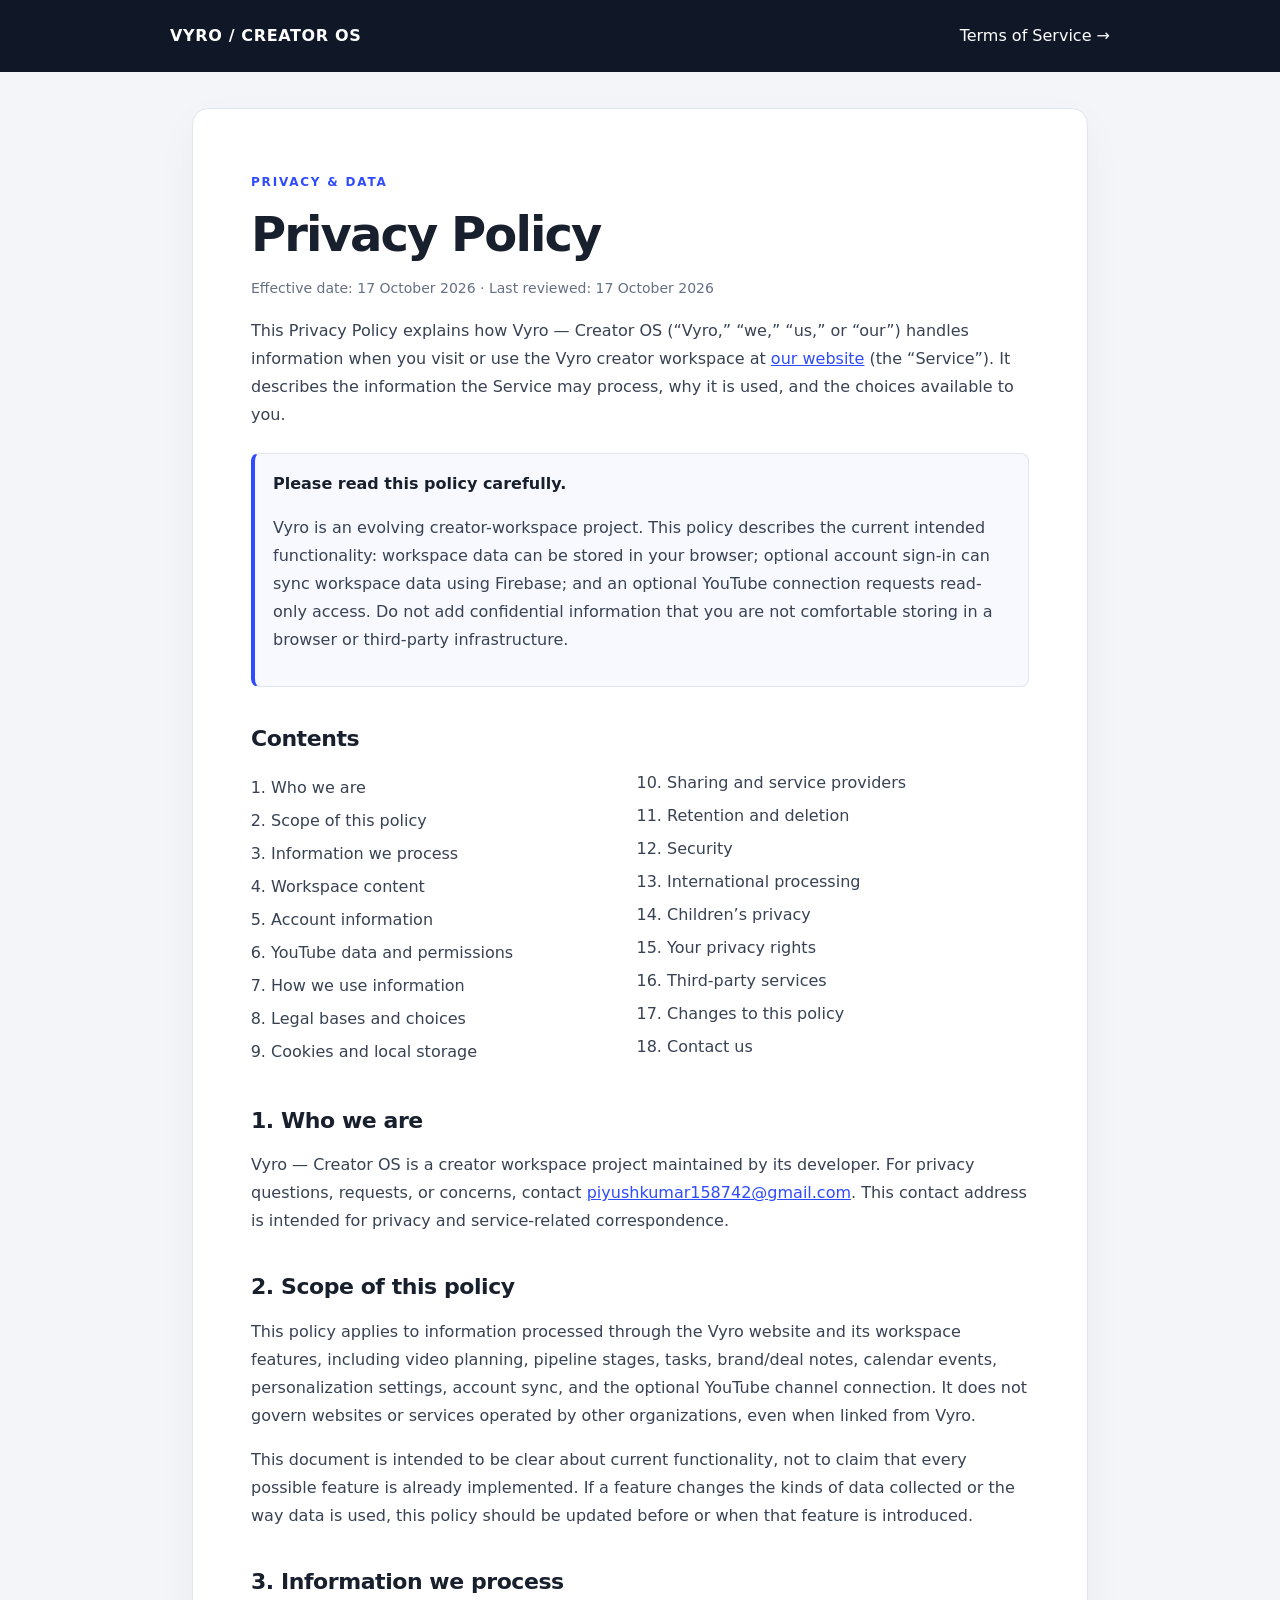
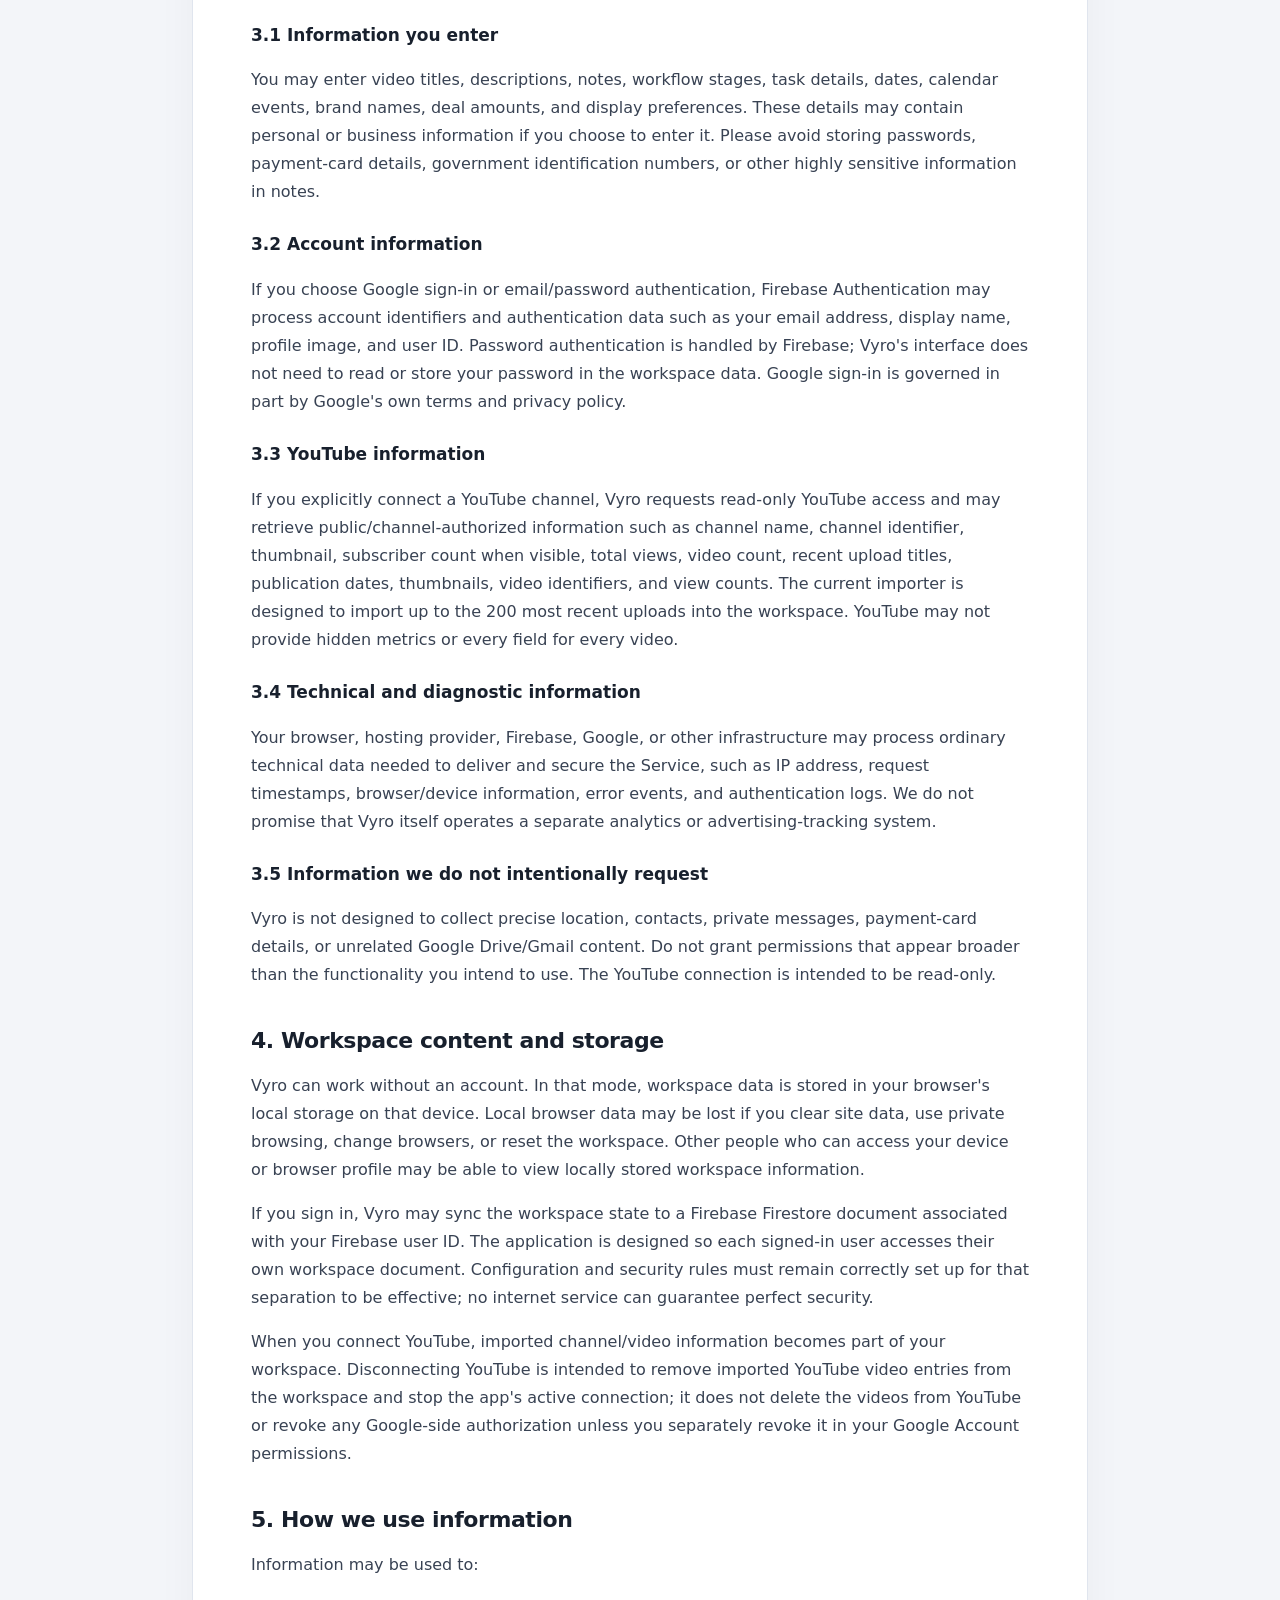
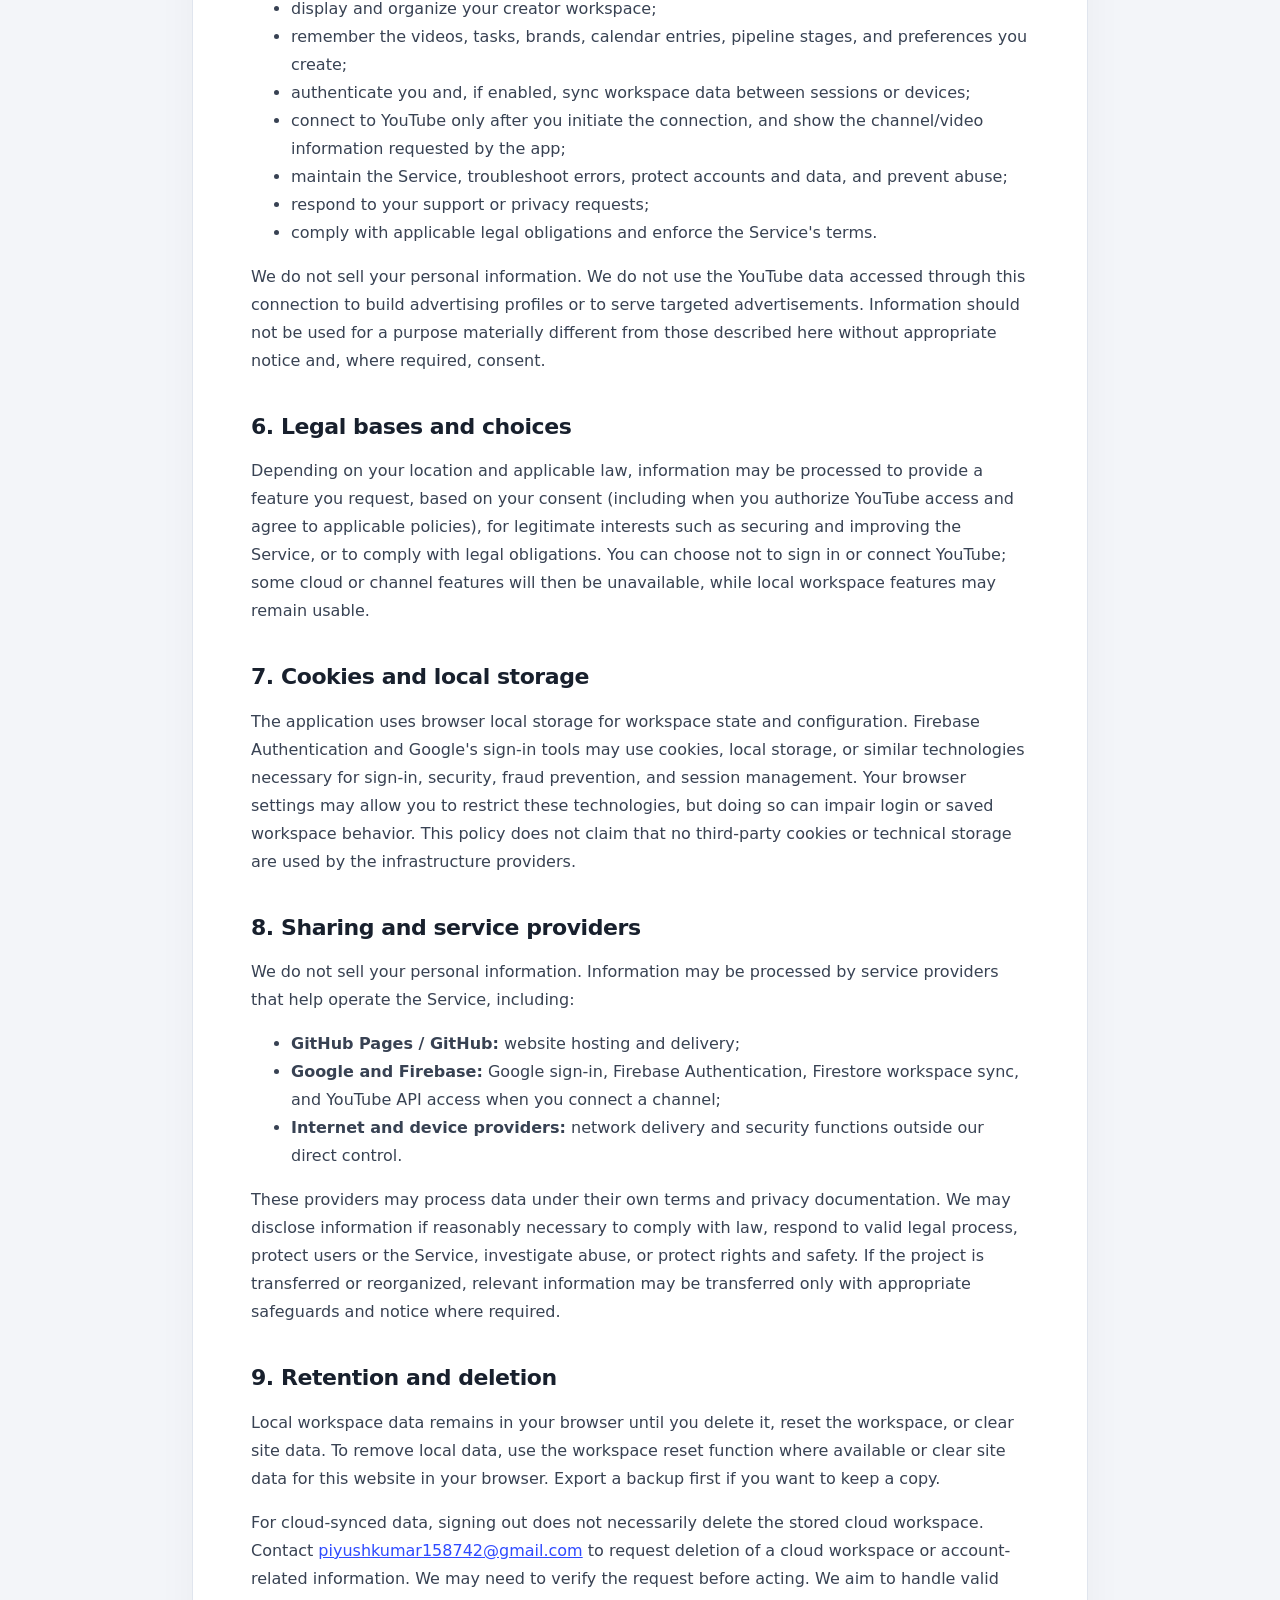
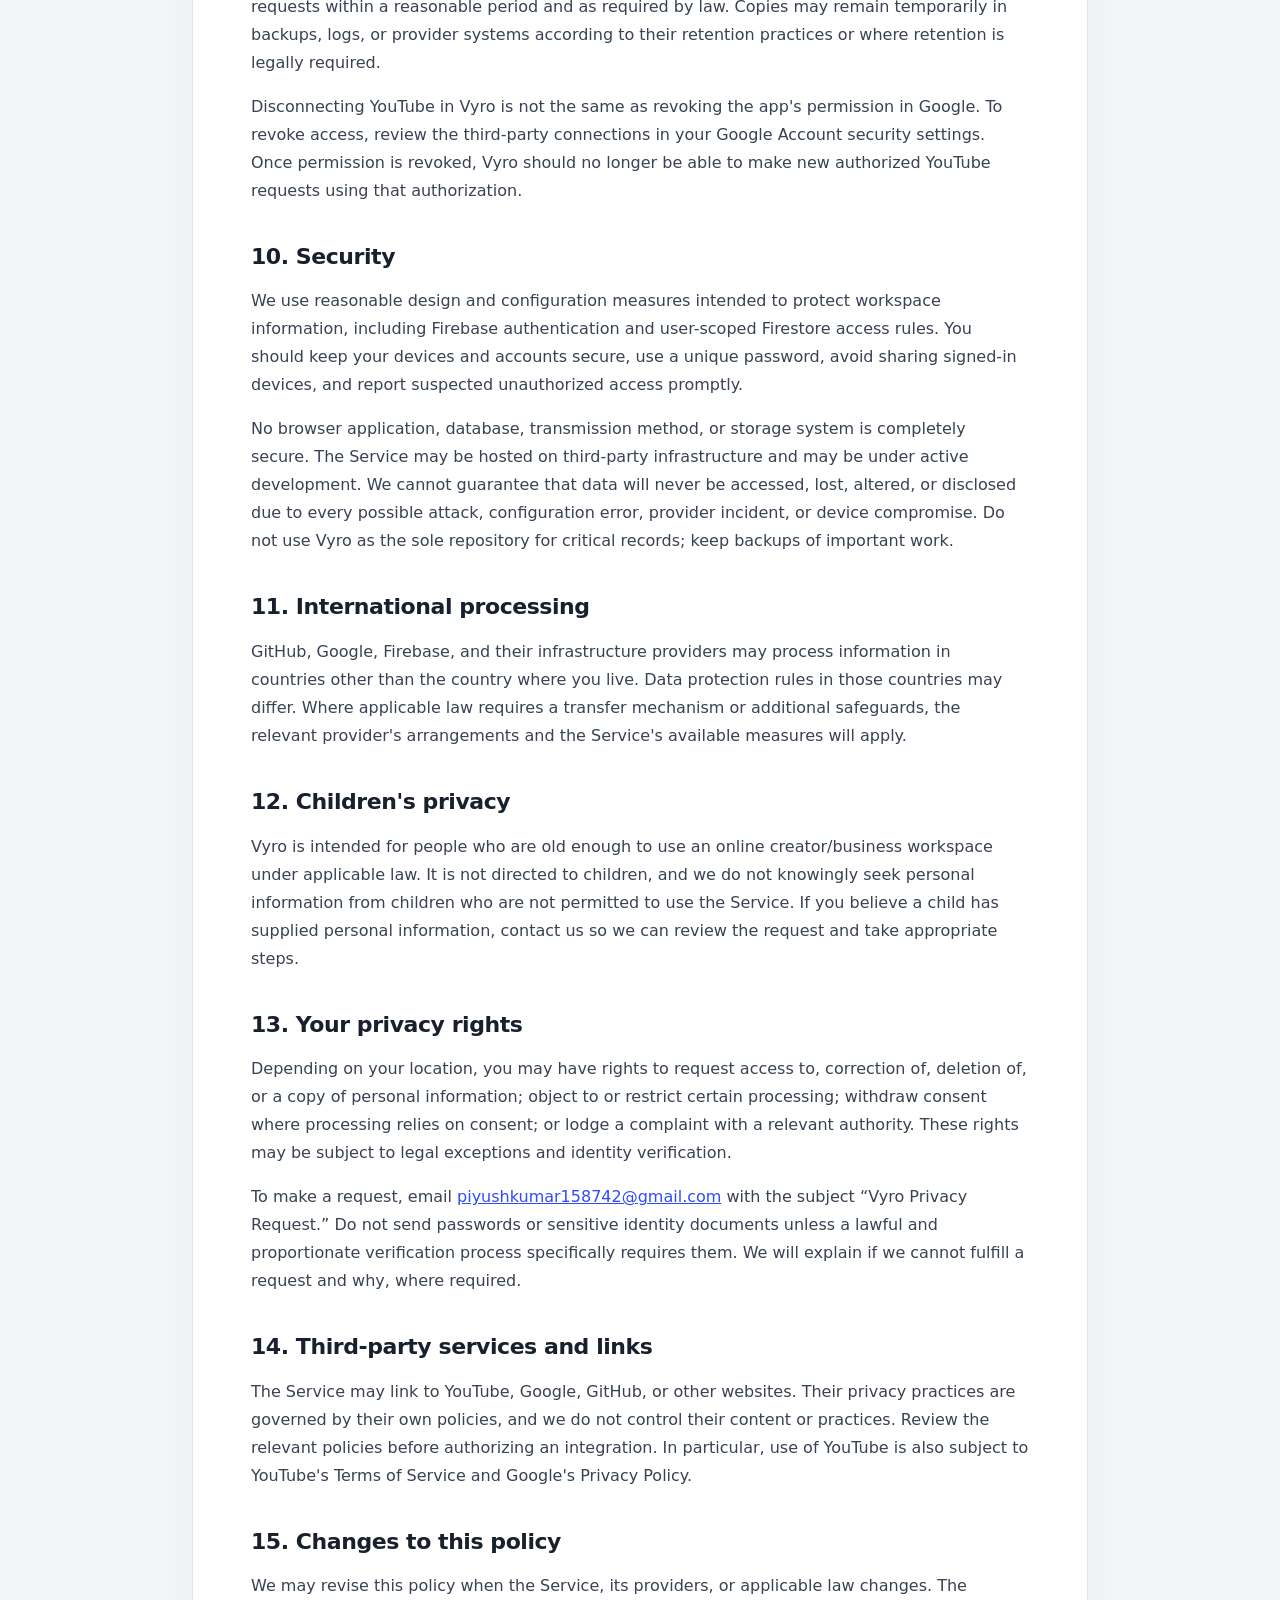
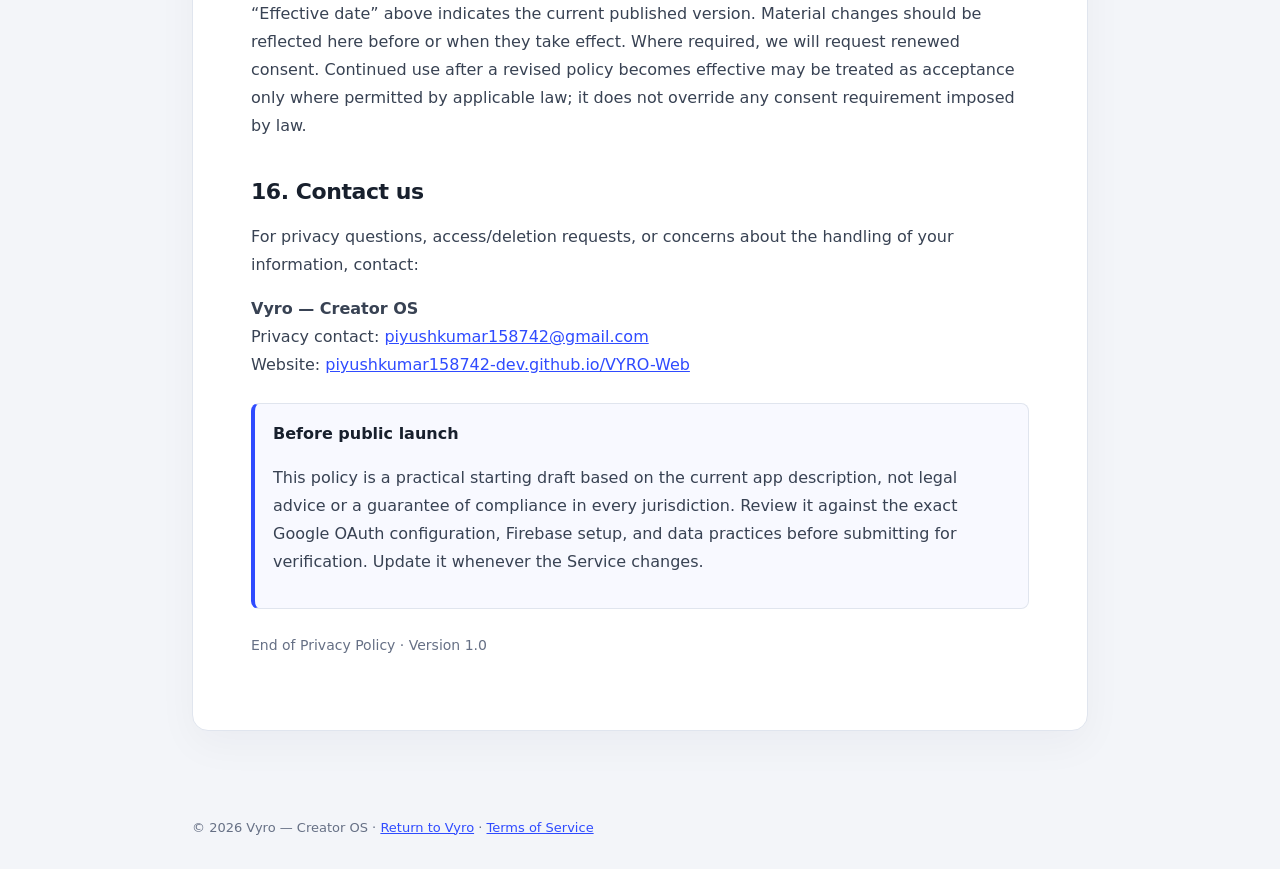
<file: html/privacy.html>
<!doctype html>
<html lang="en"><head><meta charset="utf-8"><meta name="viewport" content="width=device-width,initial-scale=1"><meta name="robots" content="index,follow"><meta name="description" content="Vyro Creator OS Privacy Policy: information handled by the creator workspace, account sync, and optional YouTube connection."><title>Privacy Policy — Vyro Creator OS</title><style>
:root{color-scheme:light;--bg:#f3f5f9;--paper:#fff;--ink:#18202d;--muted:#667085;--line:#e0e5ee;--blue:#2f4bff}*{box-sizing:border-box}body{margin:0;background:var(--bg);color:var(--ink);font:16px/1.75 Inter,system-ui,-apple-system,Segoe UI,sans-serif}.top{padding:22px max(22px,calc((100vw - 940px)/2));background:#101828;color:#fff;display:flex;justify-content:space-between;gap:20px;align-items:center}.brand{font-weight:800;letter-spacing:.04em}.top a{color:#fff;text-decoration:none}.wrap{max-width:940px;margin:36px auto;padding:0 22px 50px}.doc{background:var(--paper);border:1px solid var(--line);border-radius:16px;padding:clamp(24px,5vw,58px);box-shadow:0 14px 40px #1018280a}.eyebrow{color:var(--blue);font-weight:800;font-size:12px;letter-spacing:.15em;text-transform:uppercase}h1{font-size:clamp(32px,5vw,48px);line-height:1.15;letter-spacing:-.04em;margin:12px 0}h2{font-size:22px;line-height:1.3;margin:38px 0 10px;letter-spacing:-.02em}h3{font-size:17px;margin:24px 0 8px}p,li{color:#384253}a{color:var(--blue)}.meta{color:var(--muted);font-size:14px}.notice{padding:16px 18px;border:1px solid var(--line);border-left:4px solid var(--blue);background:#f8f9ff;border-radius:8px;margin:24px 0}.toc{columns:2;column-gap:34px;padding-left:20px}.toc li{break-inside:avoid;margin:5px 0}footer{max-width:940px;margin:auto;padding:0 22px 30px;color:var(--muted);font-size:13px}@media(max-width:600px){.toc{columns:1}.top{padding:18px 22px}.wrap{margin:18px auto}.doc{border-radius:10px}}
</style></head><body><header class="top"><a class="brand" href="./">VYRO / CREATOR OS</a><a href="terms.html">Terms of Service →</a></header><main class="wrap"><article class="doc"><span class="eyebrow">Privacy & data</span><h1>Privacy Policy</h1><p class="meta">Effective date: 17 October 2026 · Last reviewed: 17 October 2026</p><p>This Privacy Policy explains how Vyro — Creator OS (“Vyro,” “we,” “us,” or “our”) handles information when you visit or use the Vyro creator workspace at <a href="https://piyushkumar158742-dev.github.io/VYRO-Web/">our website</a> (the “Service”). It describes the information the Service may process, why it is used, and the choices available to you.</p><div class="notice"><strong>Please read this policy carefully.</strong><p>Vyro is an evolving creator-workspace project. This policy describes the current intended functionality: workspace data can be stored in your browser; optional account sign-in can sync workspace data using Firebase; and an optional YouTube connection requests read-only access. Do not add confidential information that you are not comfortable storing in a browser or third-party infrastructure.</p></div><h2>Contents</h2><ol class="toc"><li>Who we are</li><li>Scope of this policy</li><li>Information we process</li><li>Workspace content</li><li>Account information</li><li>YouTube data and permissions</li><li>How we use information</li><li>Legal bases and choices</li><li>Cookies and local storage</li><li>Sharing and service providers</li><li>Retention and deletion</li><li>Security</li><li>International processing</li><li>Children’s privacy</li><li>Your privacy rights</li><li>Third-party services</li><li>Changes to this policy</li><li>Contact us</li></ol>
<h2>1. Who we are</h2><p>Vyro — Creator OS is a creator workspace project maintained by its developer. For privacy questions, requests, or concerns, contact <a href="mailto:piyushkumar158742@gmail.com">piyushkumar158742@gmail.com</a>. This contact address is intended for privacy and service-related correspondence.</p>
<h2>2. Scope of this policy</h2><p>This policy applies to information processed through the Vyro website and its workspace features, including video planning, pipeline stages, tasks, brand/deal notes, calendar events, personalization settings, account sync, and the optional YouTube channel connection. It does not govern websites or services operated by other organizations, even when linked from Vyro.</p><p>This document is intended to be clear about current functionality, not to claim that every possible feature is already implemented. If a feature changes the kinds of data collected or the way data is used, this policy should be updated before or when that feature is introduced.</p>
<h2>3. Information we process</h2><h3>3.1 Information you enter</h3><p>You may enter video titles, descriptions, notes, workflow stages, task details, dates, calendar events, brand names, deal amounts, and display preferences. These details may contain personal or business information if you choose to enter it. Please avoid storing passwords, payment-card details, government identification numbers, or other highly sensitive information in notes.</p><h3>3.2 Account information</h3><p>If you choose Google sign-in or email/password authentication, Firebase Authentication may process account identifiers and authentication data such as your email address, display name, profile image, and user ID. Password authentication is handled by Firebase; Vyro's interface does not need to read or store your password in the workspace data. Google sign-in is governed in part by Google's own terms and privacy policy.</p><h3>3.3 YouTube information</h3><p>If you explicitly connect a YouTube channel, Vyro requests read-only YouTube access and may retrieve public/channel-authorized information such as channel name, channel identifier, thumbnail, subscriber count when visible, total views, video count, recent upload titles, publication dates, thumbnails, video identifiers, and view counts. The current importer is designed to import up to the 200 most recent uploads into the workspace. YouTube may not provide hidden metrics or every field for every video.</p><h3>3.4 Technical and diagnostic information</h3><p>Your browser, hosting provider, Firebase, Google, or other infrastructure may process ordinary technical data needed to deliver and secure the Service, such as IP address, request timestamps, browser/device information, error events, and authentication logs. We do not promise that Vyro itself operates a separate analytics or advertising-tracking system.</p><h3>3.5 Information we do not intentionally request</h3><p>Vyro is not designed to collect precise location, contacts, private messages, payment-card details, or unrelated Google Drive/Gmail content. Do not grant permissions that appear broader than the functionality you intend to use. The YouTube connection is intended to be read-only.</p>
<h2>4. Workspace content and storage</h2><p>Vyro can work without an account. In that mode, workspace data is stored in your browser's local storage on that device. Local browser data may be lost if you clear site data, use private browsing, change browsers, or reset the workspace. Other people who can access your device or browser profile may be able to view locally stored workspace information.</p><p>If you sign in, Vyro may sync the workspace state to a Firebase Firestore document associated with your Firebase user ID. The application is designed so each signed-in user accesses their own workspace document. Configuration and security rules must remain correctly set up for that separation to be effective; no internet service can guarantee perfect security.</p><p>When you connect YouTube, imported channel/video information becomes part of your workspace. Disconnecting YouTube is intended to remove imported YouTube video entries from the workspace and stop the app's active connection; it does not delete the videos from YouTube or revoke any Google-side authorization unless you separately revoke it in your Google Account permissions.</p>
<h2>5. How we use information</h2><p>Information may be used to:</p><ul><li>display and organize your creator workspace;</li><li>remember the videos, tasks, brands, calendar entries, pipeline stages, and preferences you create;</li><li>authenticate you and, if enabled, sync workspace data between sessions or devices;</li><li>connect to YouTube only after you initiate the connection, and show the channel/video information requested by the app;</li><li>maintain the Service, troubleshoot errors, protect accounts and data, and prevent abuse;</li><li>respond to your support or privacy requests;</li><li>comply with applicable legal obligations and enforce the Service's terms.</li></ul><p>We do not sell your personal information. We do not use the YouTube data accessed through this connection to build advertising profiles or to serve targeted advertisements. Information should not be used for a purpose materially different from those described here without appropriate notice and, where required, consent.</p>
<h2>6. Legal bases and choices</h2><p>Depending on your location and applicable law, information may be processed to provide a feature you request, based on your consent (including when you authorize YouTube access and agree to applicable policies), for legitimate interests such as securing and improving the Service, or to comply with legal obligations. You can choose not to sign in or connect YouTube; some cloud or channel features will then be unavailable, while local workspace features may remain usable.</p>
<h2>7. Cookies and local storage</h2><p>The application uses browser local storage for workspace state and configuration. Firebase Authentication and Google's sign-in tools may use cookies, local storage, or similar technologies necessary for sign-in, security, fraud prevention, and session management. Your browser settings may allow you to restrict these technologies, but doing so can impair login or saved workspace behavior. This policy does not claim that no third-party cookies or technical storage are used by the infrastructure providers.</p>
<h2>8. Sharing and service providers</h2><p>We do not sell your personal information. Information may be processed by service providers that help operate the Service, including:</p><ul><li><strong>GitHub Pages / GitHub:</strong> website hosting and delivery;</li><li><strong>Google and Firebase:</strong> Google sign-in, Firebase Authentication, Firestore workspace sync, and YouTube API access when you connect a channel;</li><li><strong>Internet and device providers:</strong> network delivery and security functions outside our direct control.</li></ul><p>These providers may process data under their own terms and privacy documentation. We may disclose information if reasonably necessary to comply with law, respond to valid legal process, protect users or the Service, investigate abuse, or protect rights and safety. If the project is transferred or reorganized, relevant information may be transferred only with appropriate safeguards and notice where required.</p>
<h2>9. Retention and deletion</h2><p>Local workspace data remains in your browser until you delete it, reset the workspace, or clear site data. To remove local data, use the workspace reset function where available or clear site data for this website in your browser. Export a backup first if you want to keep a copy.</p><p>For cloud-synced data, signing out does not necessarily delete the stored cloud workspace. Contact <a href="mailto:piyushkumar158742@gmail.com">piyushkumar158742@gmail.com</a> to request deletion of a cloud workspace or account-related information. We may need to verify the request before acting. We aim to handle valid requests within a reasonable period and as required by law. Copies may remain temporarily in backups, logs, or provider systems according to their retention practices or where retention is legally required.</p><p>Disconnecting YouTube in Vyro is not the same as revoking the app's permission in Google. To revoke access, review the third-party connections in your Google Account security settings. Once permission is revoked, Vyro should no longer be able to make new authorized YouTube requests using that authorization.</p>
<h2>10. Security</h2><p>We use reasonable design and configuration measures intended to protect workspace information, including Firebase authentication and user-scoped Firestore access rules. You should keep your devices and accounts secure, use a unique password, avoid sharing signed-in devices, and report suspected unauthorized access promptly.</p><p>No browser application, database, transmission method, or storage system is completely secure. The Service may be hosted on third-party infrastructure and may be under active development. We cannot guarantee that data will never be accessed, lost, altered, or disclosed due to every possible attack, configuration error, provider incident, or device compromise. Do not use Vyro as the sole repository for critical records; keep backups of important work.</p>
<h2>11. International processing</h2><p>GitHub, Google, Firebase, and their infrastructure providers may process information in countries other than the country where you live. Data protection rules in those countries may differ. Where applicable law requires a transfer mechanism or additional safeguards, the relevant provider's arrangements and the Service's available measures will apply.</p>
<h2>12. Children's privacy</h2><p>Vyro is intended for people who are old enough to use an online creator/business workspace under applicable law. It is not directed to children, and we do not knowingly seek personal information from children who are not permitted to use the Service. If you believe a child has supplied personal information, contact us so we can review the request and take appropriate steps.</p>
<h2>13. Your privacy rights</h2><p>Depending on your location, you may have rights to request access to, correction of, deletion of, or a copy of personal information; object to or restrict certain processing; withdraw consent where processing relies on consent; or lodge a complaint with a relevant authority. These rights may be subject to legal exceptions and identity verification.</p><p>To make a request, email <a href="mailto:piyushkumar158742@gmail.com">piyushkumar158742@gmail.com</a> with the subject “Vyro Privacy Request.” Do not send passwords or sensitive identity documents unless a lawful and proportionate verification process specifically requires them. We will explain if we cannot fulfill a request and why, where required.</p>
<h2>14. Third-party services and links</h2><p>The Service may link to YouTube, Google, GitHub, or other websites. Their privacy practices are governed by their own policies, and we do not control their content or practices. Review the relevant policies before authorizing an integration. In particular, use of YouTube is also subject to YouTube's Terms of Service and Google's Privacy Policy.</p>
<h2>15. Changes to this policy</h2><p>We may revise this policy when the Service, its providers, or applicable law changes. The “Effective date” above indicates the current published version. Material changes should be reflected here before or when they take effect. Where required, we will request renewed consent. Continued use after a revised policy becomes effective may be treated as acceptance only where permitted by applicable law; it does not override any consent requirement imposed by law.</p>
<h2>16. Contact us</h2><p>For privacy questions, access/deletion requests, or concerns about the handling of your information, contact:</p><p><strong>Vyro — Creator OS</strong><br>Privacy contact: <a href="mailto:piyushkumar158742@gmail.com">piyushkumar158742@gmail.com</a><br>Website: <a href="https://piyushkumar158742-dev.github.io/VYRO-Web/">piyushkumar158742-dev.github.io/VYRO-Web</a></p><div class="notice"><strong>Before public launch</strong><p>This policy is a practical starting draft based on the current app description, not legal advice or a guarantee of compliance in every jurisdiction. Review it against the exact Google OAuth configuration, Firebase setup, and data practices before submitting for verification. Update it whenever the Service changes.</p></div><p class="meta">End of Privacy Policy · Version 1.0</p></article></main><footer>© 2026 Vyro — Creator OS · <a href="./">Return to Vyro</a> · <a href="terms.html">Terms of Service</a></footer></body></html>
</file>
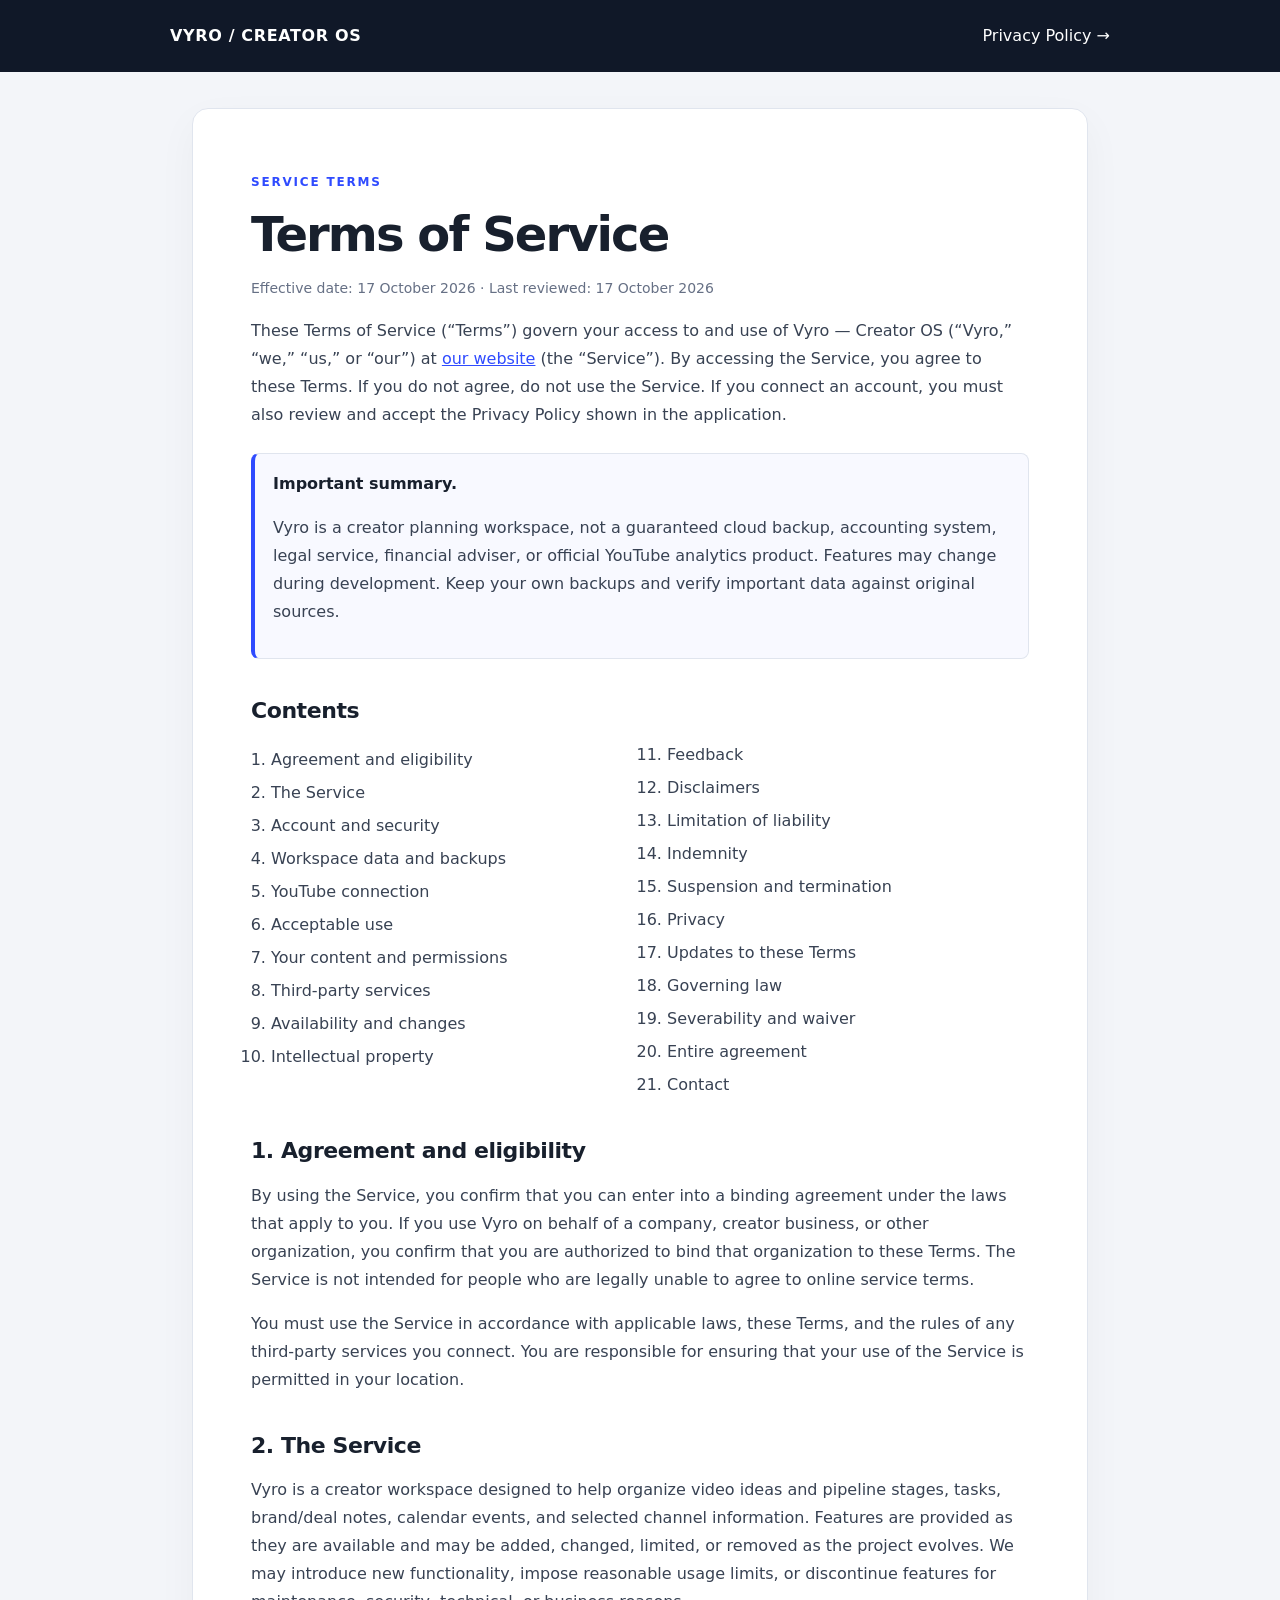
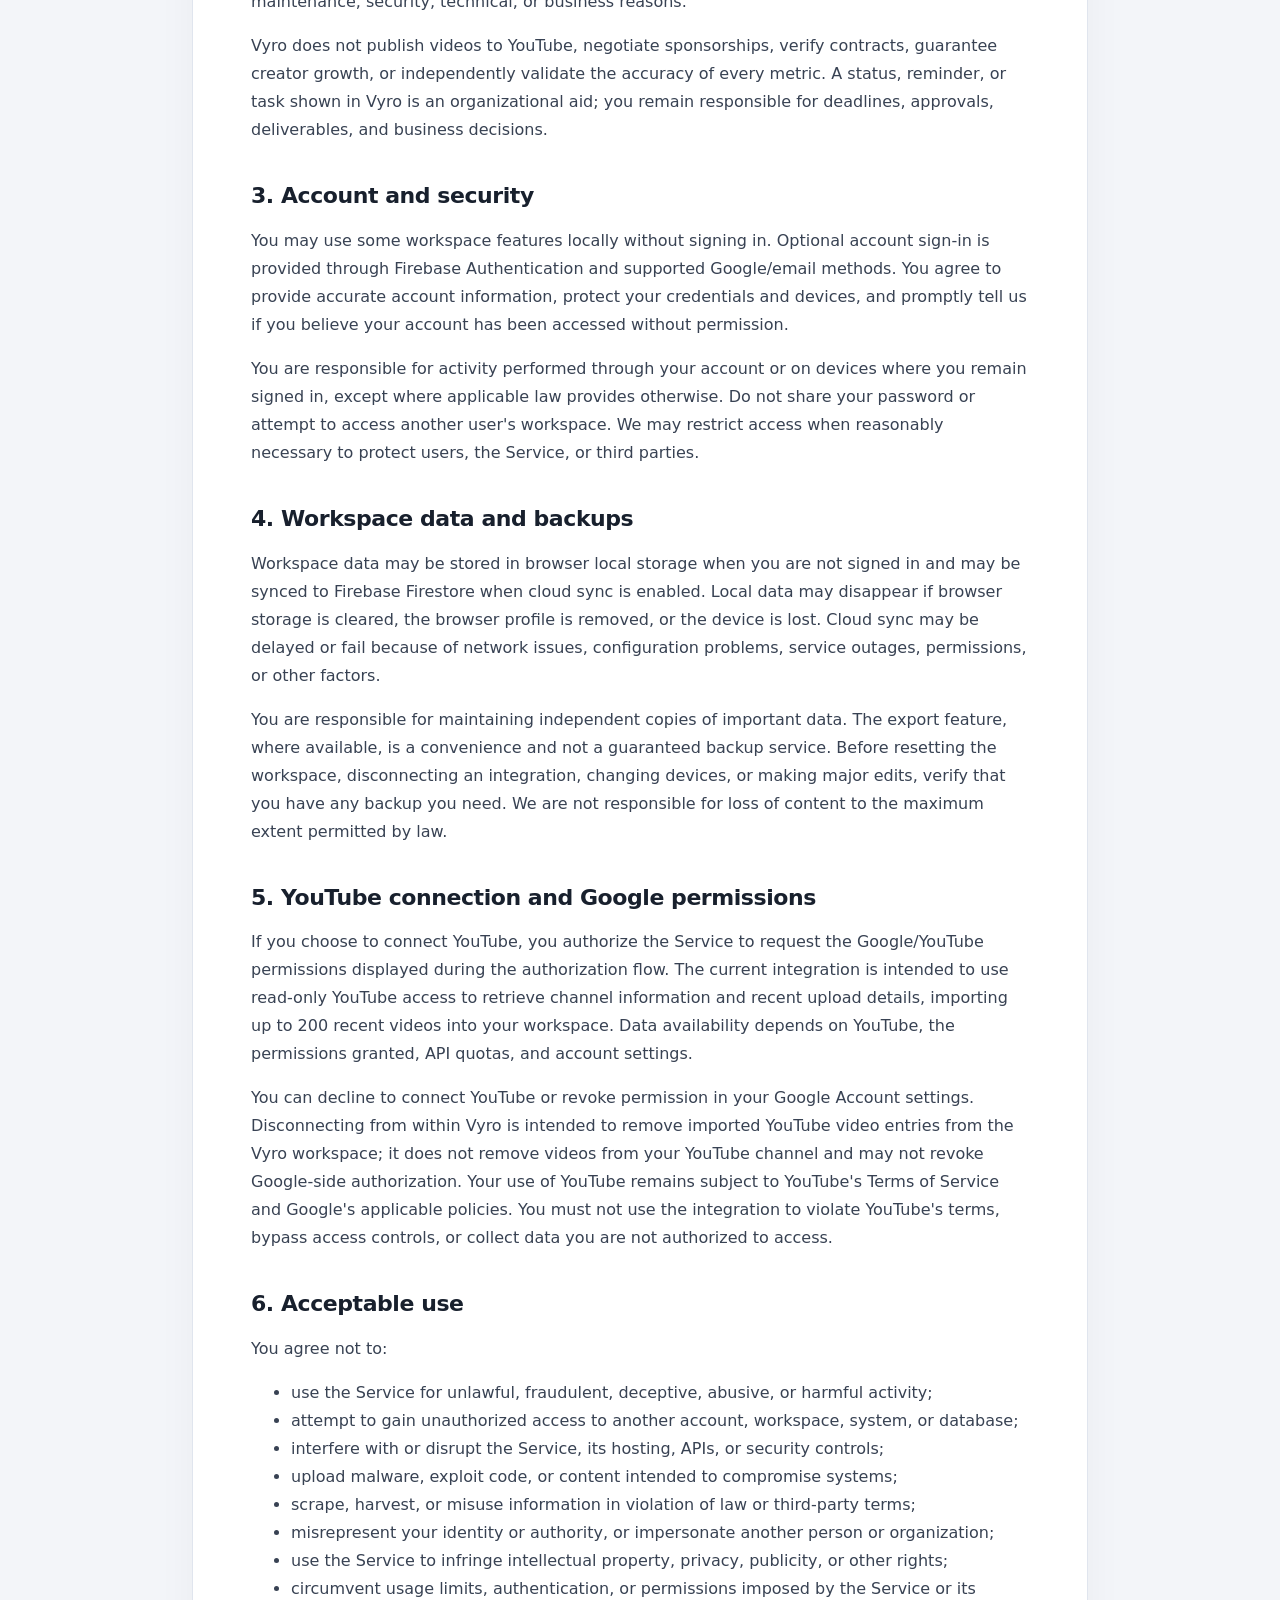
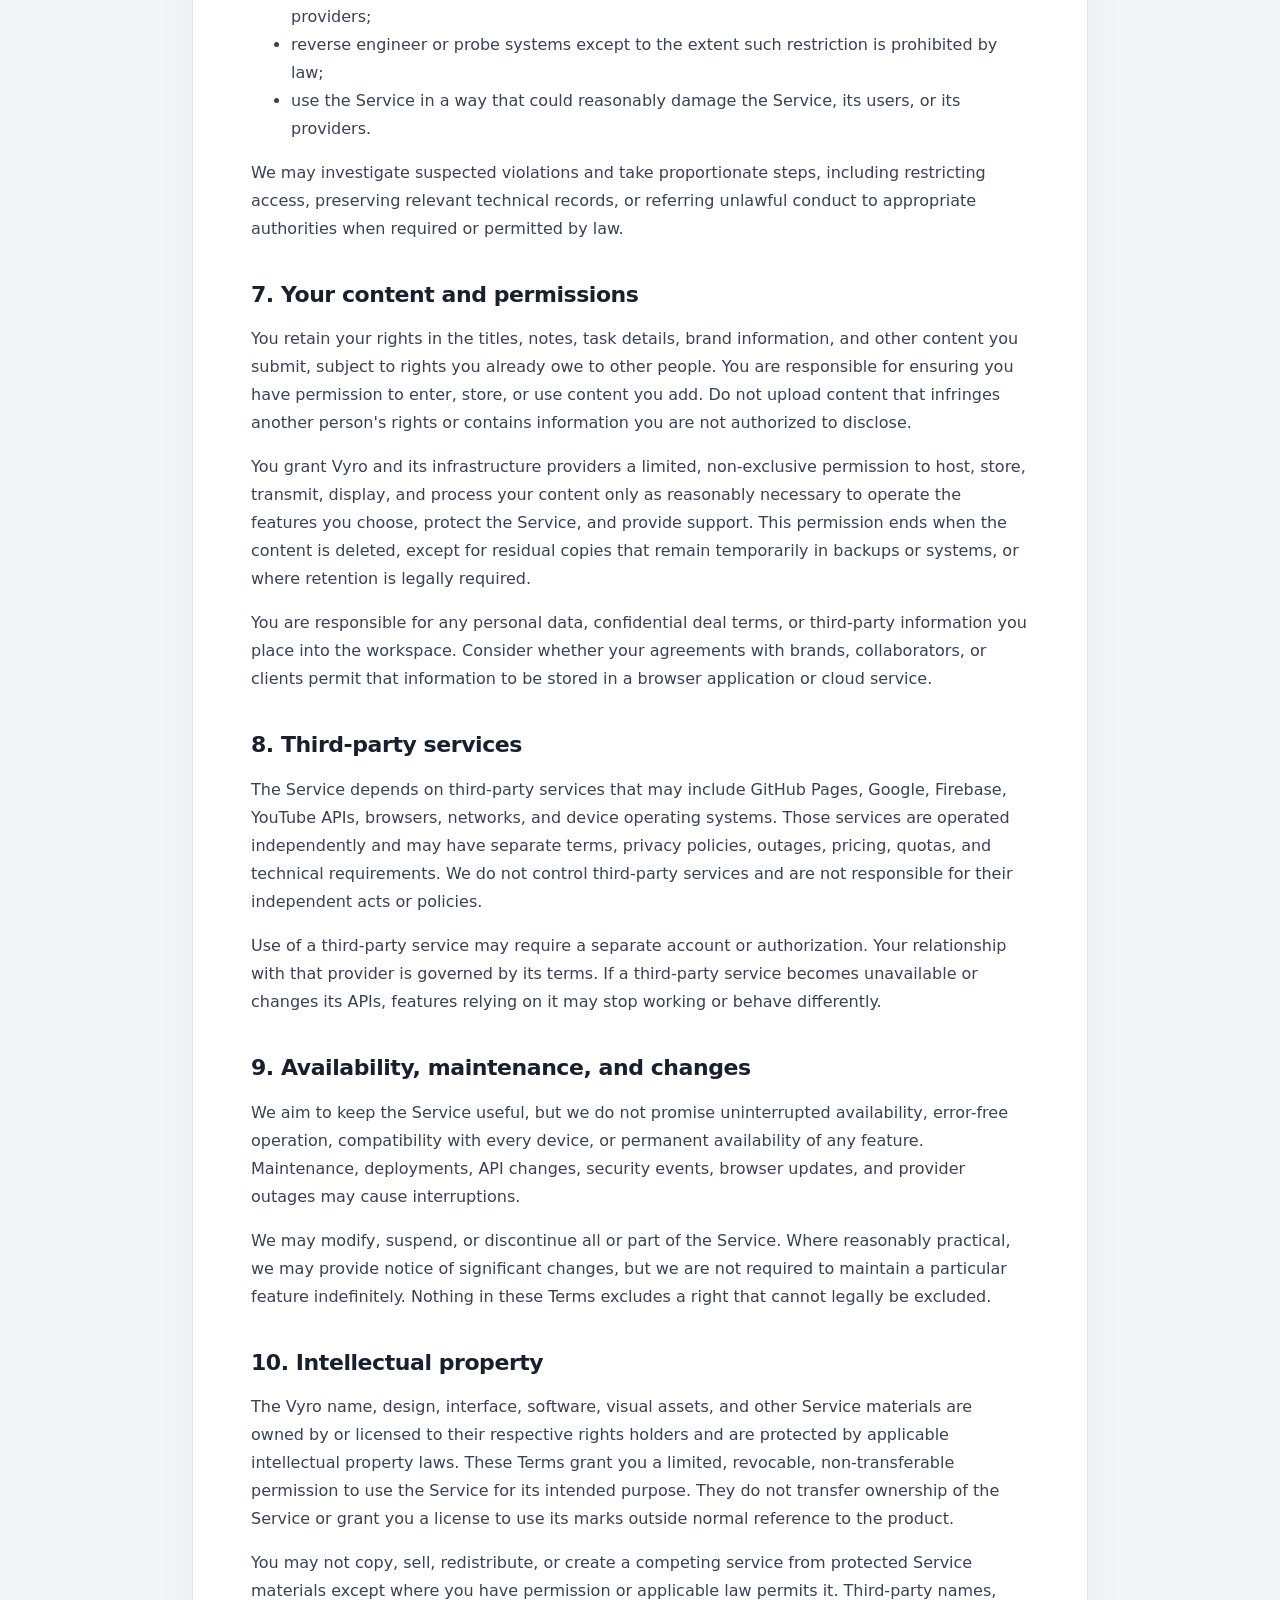
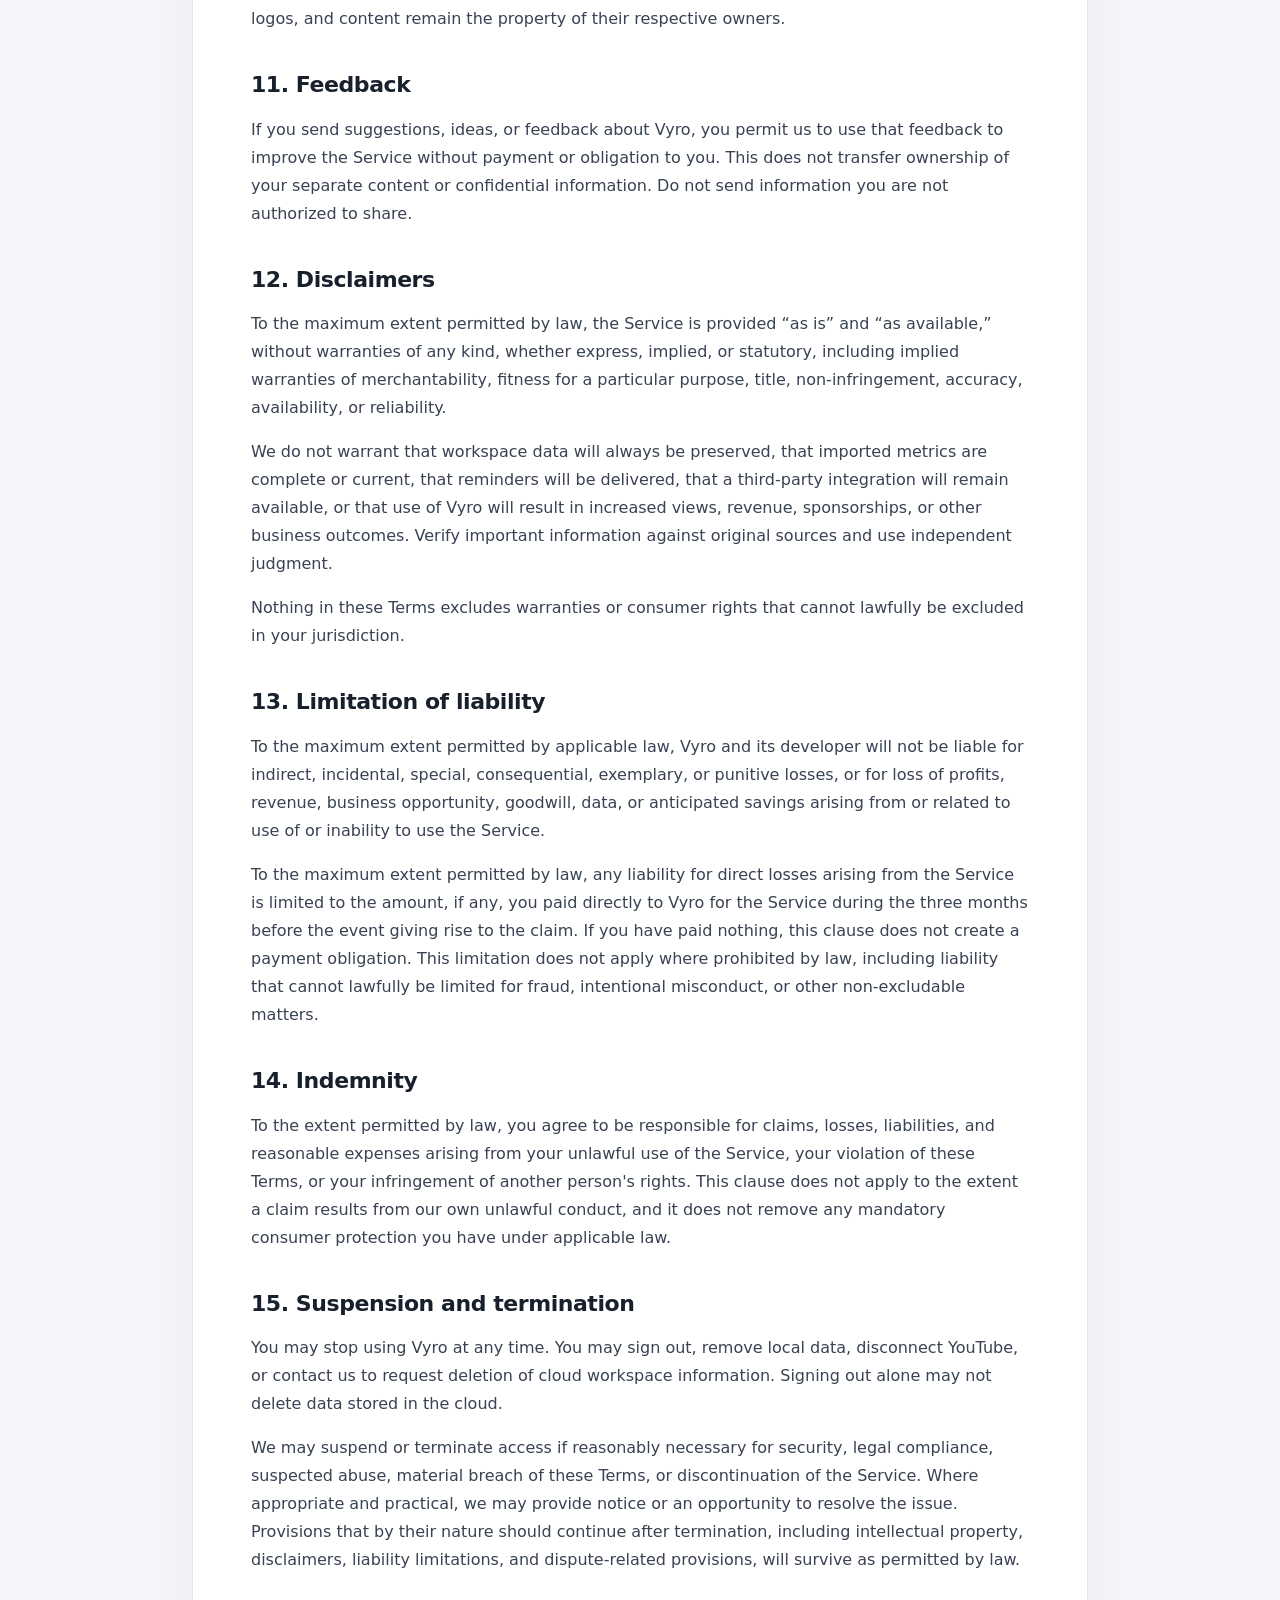
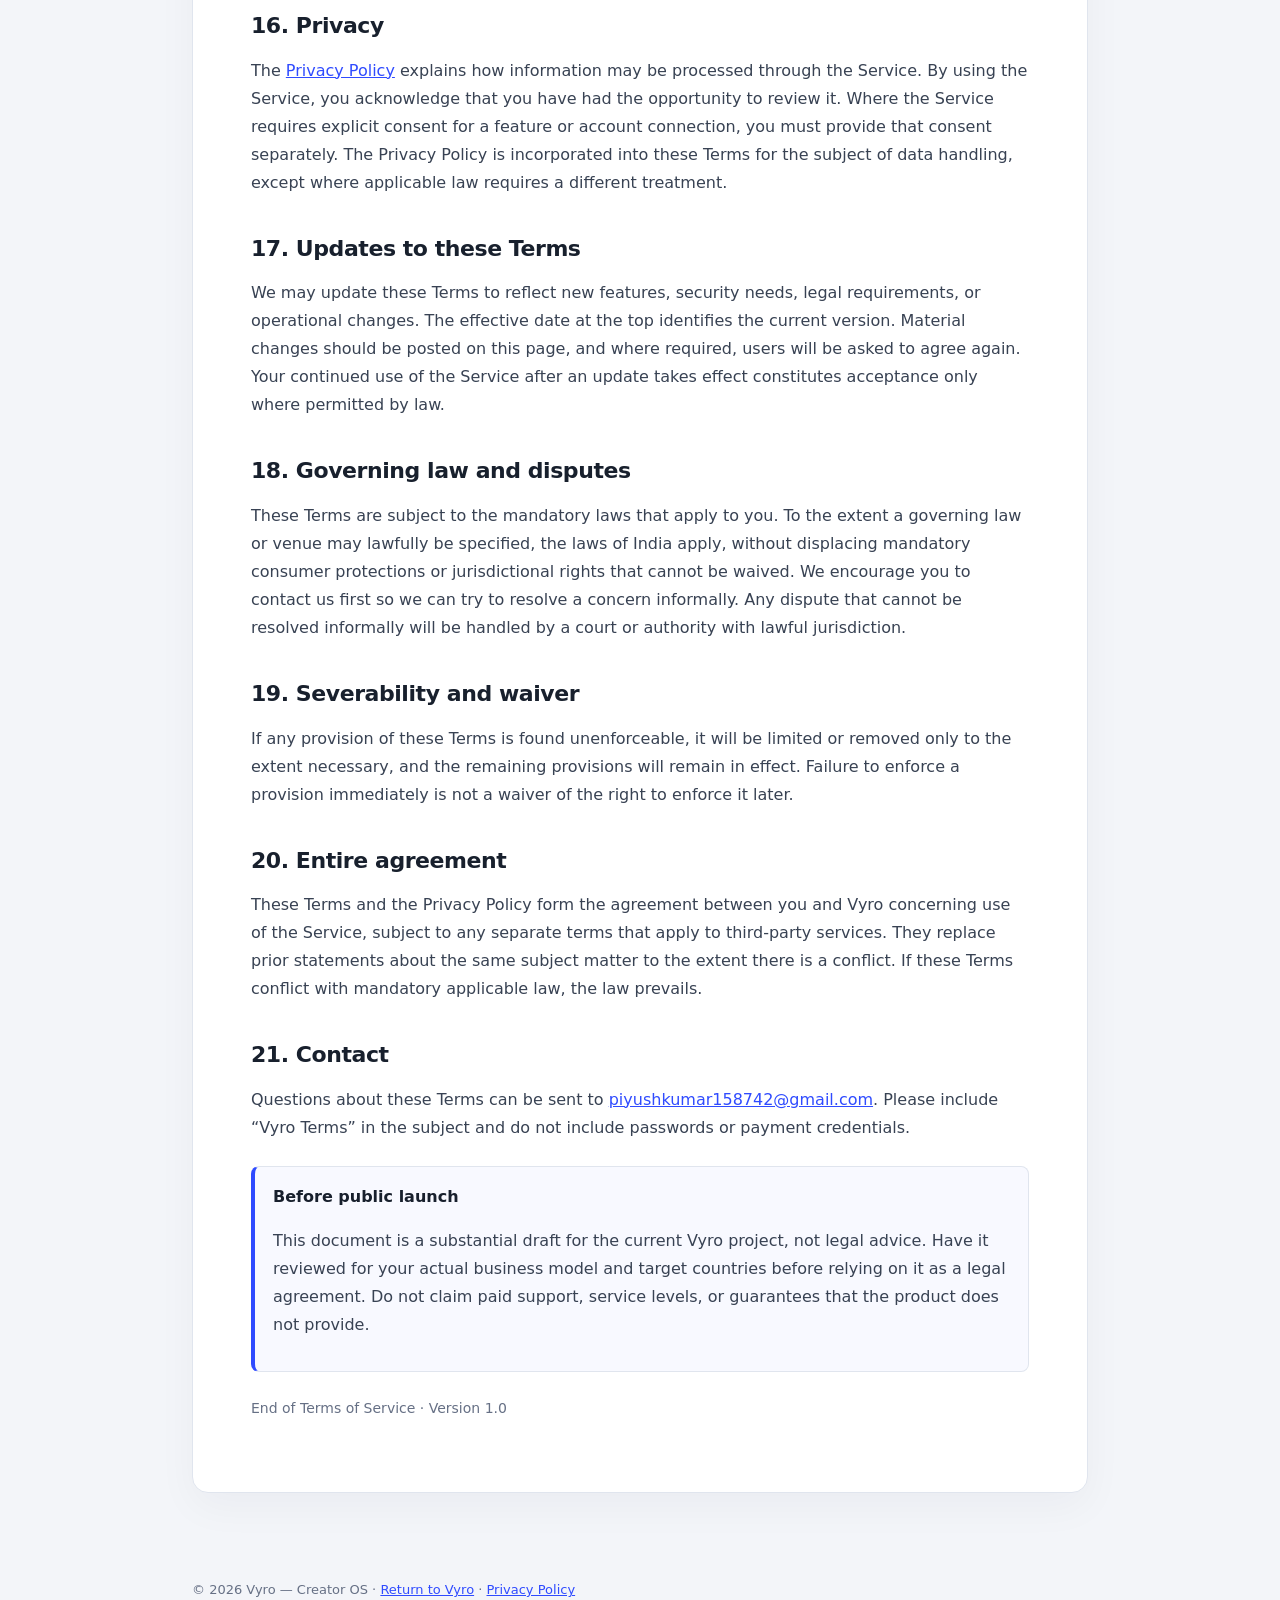
<file: html/terms.html>
<!doctype html>
<html lang="en"><head><meta charset="utf-8"><meta name="viewport" content="width=device-width,initial-scale=1"><meta name="robots" content="index,follow"><meta name="description" content="Terms of Service for Vyro Creator OS, a creator workspace for planning videos, tasks, deals, and schedules."><title>Terms of Service — Vyro Creator OS</title><style>
:root{color-scheme:light;--bg:#f3f5f9;--paper:#fff;--ink:#18202d;--muted:#667085;--line:#e0e5ee;--blue:#2f4bff}*{box-sizing:border-box}body{margin:0;background:var(--bg);color:var(--ink);font:16px/1.75 Inter,system-ui,-apple-system,Segoe UI,sans-serif}.top{padding:22px max(22px,calc((100vw - 940px)/2));background:#101828;color:#fff;display:flex;justify-content:space-between;gap:20px;align-items:center}.brand{font-weight:800;letter-spacing:.04em}.top a{color:#fff;text-decoration:none}.wrap{max-width:940px;margin:36px auto;padding:0 22px 50px}.doc{background:var(--paper);border:1px solid var(--line);border-radius:16px;padding:clamp(24px,5vw,58px);box-shadow:0 14px 40px #1018280a}.eyebrow{color:var(--blue);font-weight:800;font-size:12px;letter-spacing:.15em;text-transform:uppercase}h1{font-size:clamp(32px,5vw,48px);line-height:1.15;letter-spacing:-.04em;margin:12px 0}h2{font-size:22px;line-height:1.3;margin:38px 0 10px;letter-spacing:-.02em}h3{font-size:17px;margin:24px 0 8px}p,li{color:#384253}a{color:var(--blue)}.meta{color:var(--muted);font-size:14px}.notice{padding:16px 18px;border:1px solid var(--line);border-left:4px solid var(--blue);background:#f8f9ff;border-radius:8px;margin:24px 0}.toc{columns:2;column-gap:34px;padding-left:20px}.toc li{break-inside:avoid;margin:5px 0}footer{max-width:940px;margin:auto;padding:0 22px 30px;color:var(--muted);font-size:13px}@media(max-width:600px){.toc{columns:1}.top{padding:18px 22px}.wrap{margin:18px auto}.doc{border-radius:10px}}
</style></head><body><header class="top"><a class="brand" href="./">VYRO / CREATOR OS</a><a href="privacy.html">Privacy Policy →</a></header><main class="wrap"><article class="doc"><span class="eyebrow">Service terms</span><h1>Terms of Service</h1><p class="meta">Effective date: 17 October 2026 · Last reviewed: 17 October 2026</p><p>These Terms of Service (“Terms”) govern your access to and use of Vyro — Creator OS (“Vyro,” “we,” “us,” or “our”) at <a href="https://piyushkumar158742-dev.github.io/VYRO-Web/">our website</a> (the “Service”). By accessing the Service, you agree to these Terms. If you do not agree, do not use the Service. If you connect an account, you must also review and accept the Privacy Policy shown in the application.</p><div class="notice"><strong>Important summary.</strong><p>Vyro is a creator planning workspace, not a guaranteed cloud backup, accounting system, legal service, financial adviser, or official YouTube analytics product. Features may change during development. Keep your own backups and verify important data against original sources.</p></div><h2>Contents</h2><ol class="toc"><li>Agreement and eligibility</li><li>The Service</li><li>Account and security</li><li>Workspace data and backups</li><li>YouTube connection</li><li>Acceptable use</li><li>Your content and permissions</li><li>Third-party services</li><li>Availability and changes</li><li>Intellectual property</li><li>Feedback</li><li>Disclaimers</li><li>Limitation of liability</li><li>Indemnity</li><li>Suspension and termination</li><li>Privacy</li><li>Updates to these Terms</li><li>Governing law</li><li>Severability and waiver</li><li>Entire agreement</li><li>Contact</li></ol>
<h2>1. Agreement and eligibility</h2><p>By using the Service, you confirm that you can enter into a binding agreement under the laws that apply to you. If you use Vyro on behalf of a company, creator business, or other organization, you confirm that you are authorized to bind that organization to these Terms. The Service is not intended for people who are legally unable to agree to online service terms.</p><p>You must use the Service in accordance with applicable laws, these Terms, and the rules of any third-party services you connect. You are responsible for ensuring that your use of the Service is permitted in your location.</p>
<h2>2. The Service</h2><p>Vyro is a creator workspace designed to help organize video ideas and pipeline stages, tasks, brand/deal notes, calendar events, and selected channel information. Features are provided as they are available and may be added, changed, limited, or removed as the project evolves. We may introduce new functionality, impose reasonable usage limits, or discontinue features for maintenance, security, technical, or business reasons.</p><p>Vyro does not publish videos to YouTube, negotiate sponsorships, verify contracts, guarantee creator growth, or independently validate the accuracy of every metric. A status, reminder, or task shown in Vyro is an organizational aid; you remain responsible for deadlines, approvals, deliverables, and business decisions.</p>
<h2>3. Account and security</h2><p>You may use some workspace features locally without signing in. Optional account sign-in is provided through Firebase Authentication and supported Google/email methods. You agree to provide accurate account information, protect your credentials and devices, and promptly tell us if you believe your account has been accessed without permission.</p><p>You are responsible for activity performed through your account or on devices where you remain signed in, except where applicable law provides otherwise. Do not share your password or attempt to access another user's workspace. We may restrict access when reasonably necessary to protect users, the Service, or third parties.</p>
<h2>4. Workspace data and backups</h2><p>Workspace data may be stored in browser local storage when you are not signed in and may be synced to Firebase Firestore when cloud sync is enabled. Local data may disappear if browser storage is cleared, the browser profile is removed, or the device is lost. Cloud sync may be delayed or fail because of network issues, configuration problems, service outages, permissions, or other factors.</p><p>You are responsible for maintaining independent copies of important data. The export feature, where available, is a convenience and not a guaranteed backup service. Before resetting the workspace, disconnecting an integration, changing devices, or making major edits, verify that you have any backup you need. We are not responsible for loss of content to the maximum extent permitted by law.</p>
<h2>5. YouTube connection and Google permissions</h2><p>If you choose to connect YouTube, you authorize the Service to request the Google/YouTube permissions displayed during the authorization flow. The current integration is intended to use read-only YouTube access to retrieve channel information and recent upload details, importing up to 200 recent videos into your workspace. Data availability depends on YouTube, the permissions granted, API quotas, and account settings.</p><p>You can decline to connect YouTube or revoke permission in your Google Account settings. Disconnecting from within Vyro is intended to remove imported YouTube video entries from the Vyro workspace; it does not remove videos from your YouTube channel and may not revoke Google-side authorization. Your use of YouTube remains subject to YouTube's Terms of Service and Google's applicable policies. You must not use the integration to violate YouTube's terms, bypass access controls, or collect data you are not authorized to access.</p>
<h2>6. Acceptable use</h2><p>You agree not to:</p><ul><li>use the Service for unlawful, fraudulent, deceptive, abusive, or harmful activity;</li><li>attempt to gain unauthorized access to another account, workspace, system, or database;</li><li>interfere with or disrupt the Service, its hosting, APIs, or security controls;</li><li>upload malware, exploit code, or content intended to compromise systems;</li><li>scrape, harvest, or misuse information in violation of law or third-party terms;</li><li>misrepresent your identity or authority, or impersonate another person or organization;</li><li>use the Service to infringe intellectual property, privacy, publicity, or other rights;</li><li>circumvent usage limits, authentication, or permissions imposed by the Service or its providers;</li><li>reverse engineer or probe systems except to the extent such restriction is prohibited by law;</li><li>use the Service in a way that could reasonably damage the Service, its users, or its providers.</li></ul><p>We may investigate suspected violations and take proportionate steps, including restricting access, preserving relevant technical records, or referring unlawful conduct to appropriate authorities when required or permitted by law.</p>
<h2>7. Your content and permissions</h2><p>You retain your rights in the titles, notes, task details, brand information, and other content you submit, subject to rights you already owe to other people. You are responsible for ensuring you have permission to enter, store, or use content you add. Do not upload content that infringes another person's rights or contains information you are not authorized to disclose.</p><p>You grant Vyro and its infrastructure providers a limited, non-exclusive permission to host, store, transmit, display, and process your content only as reasonably necessary to operate the features you choose, protect the Service, and provide support. This permission ends when the content is deleted, except for residual copies that remain temporarily in backups or systems, or where retention is legally required.</p><p>You are responsible for any personal data, confidential deal terms, or third-party information you place into the workspace. Consider whether your agreements with brands, collaborators, or clients permit that information to be stored in a browser application or cloud service.</p>
<h2>8. Third-party services</h2><p>The Service depends on third-party services that may include GitHub Pages, Google, Firebase, YouTube APIs, browsers, networks, and device operating systems. Those services are operated independently and may have separate terms, privacy policies, outages, pricing, quotas, and technical requirements. We do not control third-party services and are not responsible for their independent acts or policies.</p><p>Use of a third-party service may require a separate account or authorization. Your relationship with that provider is governed by its terms. If a third-party service becomes unavailable or changes its APIs, features relying on it may stop working or behave differently.</p>
<h2>9. Availability, maintenance, and changes</h2><p>We aim to keep the Service useful, but we do not promise uninterrupted availability, error-free operation, compatibility with every device, or permanent availability of any feature. Maintenance, deployments, API changes, security events, browser updates, and provider outages may cause interruptions.</p><p>We may modify, suspend, or discontinue all or part of the Service. Where reasonably practical, we may provide notice of significant changes, but we are not required to maintain a particular feature indefinitely. Nothing in these Terms excludes a right that cannot legally be excluded.</p>
<h2>10. Intellectual property</h2><p>The Vyro name, design, interface, software, visual assets, and other Service materials are owned by or licensed to their respective rights holders and are protected by applicable intellectual property laws. These Terms grant you a limited, revocable, non-transferable permission to use the Service for its intended purpose. They do not transfer ownership of the Service or grant you a license to use its marks outside normal reference to the product.</p><p>You may not copy, sell, redistribute, or create a competing service from protected Service materials except where you have permission or applicable law permits it. Third-party names, logos, and content remain the property of their respective owners.</p>
<h2>11. Feedback</h2><p>If you send suggestions, ideas, or feedback about Vyro, you permit us to use that feedback to improve the Service without payment or obligation to you. This does not transfer ownership of your separate content or confidential information. Do not send information you are not authorized to share.</p>
<h2>12. Disclaimers</h2><p>To the maximum extent permitted by law, the Service is provided “as is” and “as available,” without warranties of any kind, whether express, implied, or statutory, including implied warranties of merchantability, fitness for a particular purpose, title, non-infringement, accuracy, availability, or reliability.</p><p>We do not warrant that workspace data will always be preserved, that imported metrics are complete or current, that reminders will be delivered, that a third-party integration will remain available, or that use of Vyro will result in increased views, revenue, sponsorships, or other business outcomes. Verify important information against original sources and use independent judgment.</p><p>Nothing in these Terms excludes warranties or consumer rights that cannot lawfully be excluded in your jurisdiction.</p>
<h2>13. Limitation of liability</h2><p>To the maximum extent permitted by applicable law, Vyro and its developer will not be liable for indirect, incidental, special, consequential, exemplary, or punitive losses, or for loss of profits, revenue, business opportunity, goodwill, data, or anticipated savings arising from or related to use of or inability to use the Service.</p><p>To the maximum extent permitted by law, any liability for direct losses arising from the Service is limited to the amount, if any, you paid directly to Vyro for the Service during the three months before the event giving rise to the claim. If you have paid nothing, this clause does not create a payment obligation. This limitation does not apply where prohibited by law, including liability that cannot lawfully be limited for fraud, intentional misconduct, or other non-excludable matters.</p>
<h2>14. Indemnity</h2><p>To the extent permitted by law, you agree to be responsible for claims, losses, liabilities, and reasonable expenses arising from your unlawful use of the Service, your violation of these Terms, or your infringement of another person's rights. This clause does not apply to the extent a claim results from our own unlawful conduct, and it does not remove any mandatory consumer protection you have under applicable law.</p>
<h2>15. Suspension and termination</h2><p>You may stop using Vyro at any time. You may sign out, remove local data, disconnect YouTube, or contact us to request deletion of cloud workspace information. Signing out alone may not delete data stored in the cloud.</p><p>We may suspend or terminate access if reasonably necessary for security, legal compliance, suspected abuse, material breach of these Terms, or discontinuation of the Service. Where appropriate and practical, we may provide notice or an opportunity to resolve the issue. Provisions that by their nature should continue after termination, including intellectual property, disclaimers, liability limitations, and dispute-related provisions, will survive as permitted by law.</p>
<h2>16. Privacy</h2><p>The <a href="privacy.html">Privacy Policy</a> explains how information may be processed through the Service. By using the Service, you acknowledge that you have had the opportunity to review it. Where the Service requires explicit consent for a feature or account connection, you must provide that consent separately. The Privacy Policy is incorporated into these Terms for the subject of data handling, except where applicable law requires a different treatment.</p>
<h2>17. Updates to these Terms</h2><p>We may update these Terms to reflect new features, security needs, legal requirements, or operational changes. The effective date at the top identifies the current version. Material changes should be posted on this page, and where required, users will be asked to agree again. Your continued use of the Service after an update takes effect constitutes acceptance only where permitted by law.</p>
<h2>18. Governing law and disputes</h2><p>These Terms are subject to the mandatory laws that apply to you. To the extent a governing law or venue may lawfully be specified, the laws of India apply, without displacing mandatory consumer protections or jurisdictional rights that cannot be waived. We encourage you to contact us first so we can try to resolve a concern informally. Any dispute that cannot be resolved informally will be handled by a court or authority with lawful jurisdiction.</p>
<h2>19. Severability and waiver</h2><p>If any provision of these Terms is found unenforceable, it will be limited or removed only to the extent necessary, and the remaining provisions will remain in effect. Failure to enforce a provision immediately is not a waiver of the right to enforce it later.</p>
<h2>20. Entire agreement</h2><p>These Terms and the Privacy Policy form the agreement between you and Vyro concerning use of the Service, subject to any separate terms that apply to third-party services. They replace prior statements about the same subject matter to the extent there is a conflict. If these Terms conflict with mandatory applicable law, the law prevails.</p>
<h2>21. Contact</h2><p>Questions about these Terms can be sent to <a href="mailto:piyushkumar158742@gmail.com">piyushkumar158742@gmail.com</a>. Please include “Vyro Terms” in the subject and do not include passwords or payment credentials.</p><div class="notice"><strong>Before public launch</strong><p>This document is a substantial draft for the current Vyro project, not legal advice. Have it reviewed for your actual business model and target countries before relying on it as a legal agreement. Do not claim paid support, service levels, or guarantees that the product does not provide.</p></div><p class="meta">End of Terms of Service · Version 1.0</p></article></main><footer>© 2026 Vyro — Creator OS · <a href="./">Return to Vyro</a> · <a href="privacy.html">Privacy Policy</a></footer></body></html>
</file>
